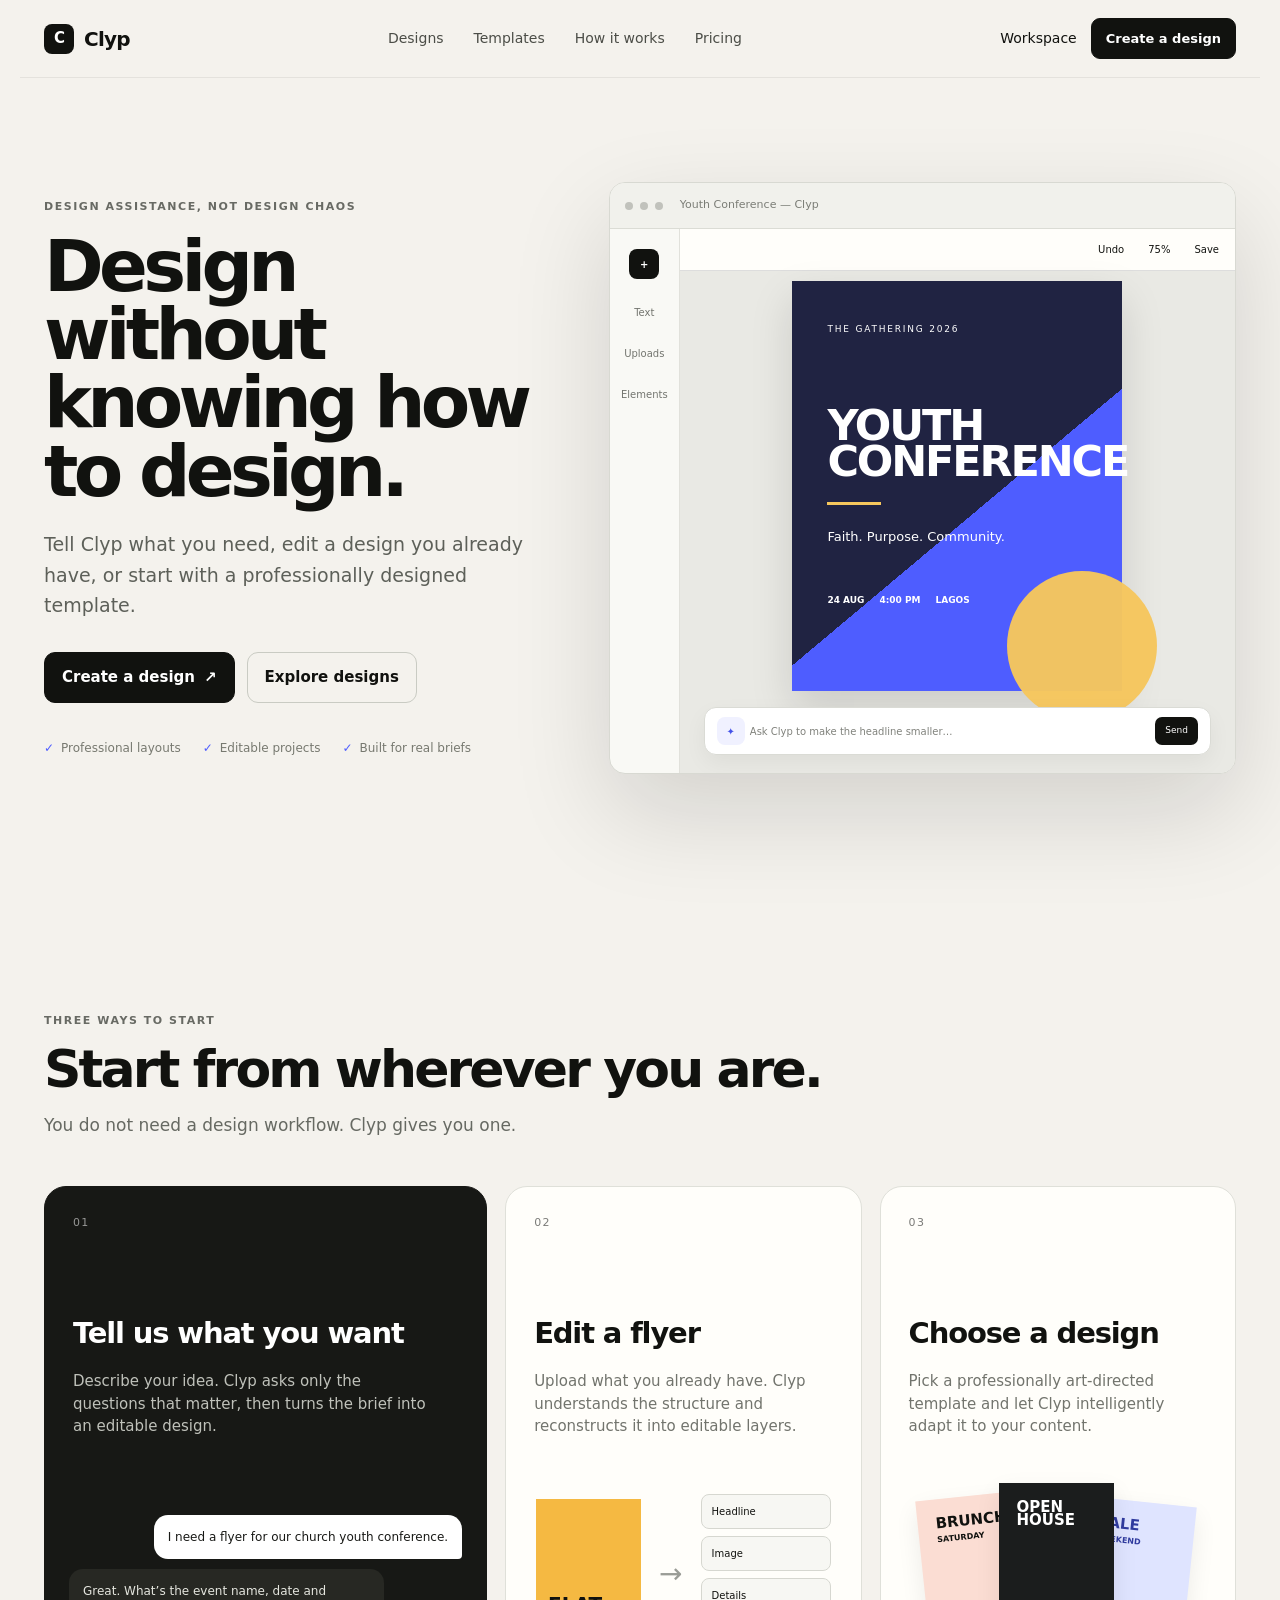
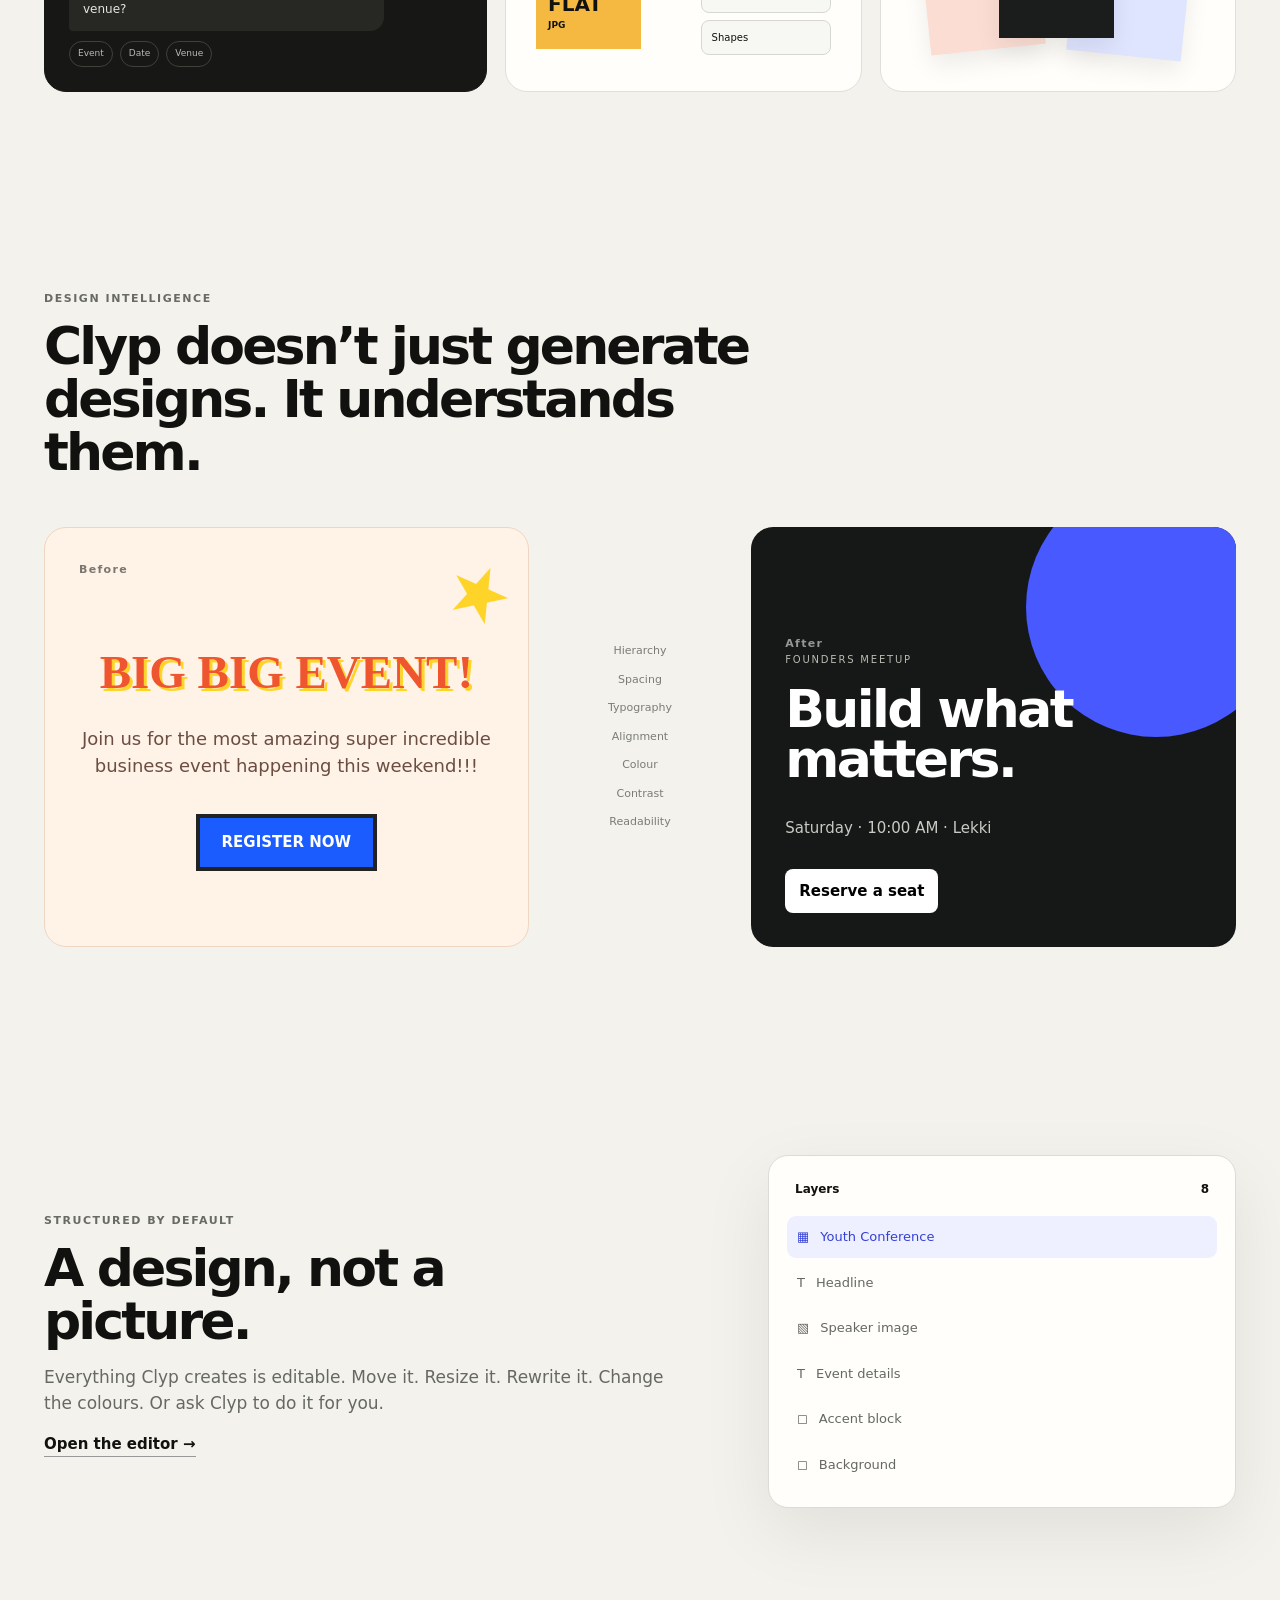
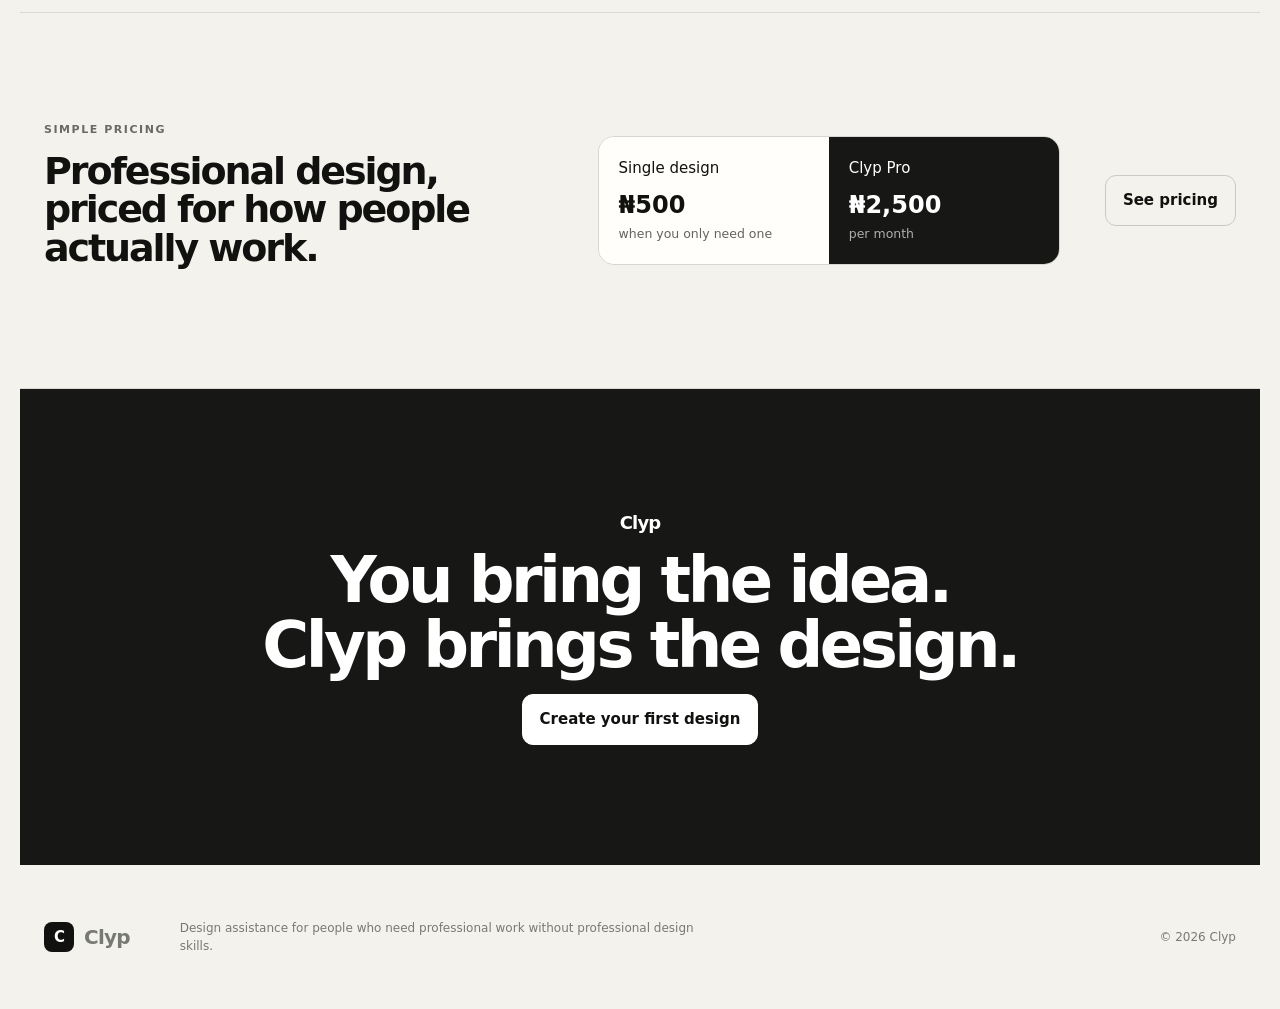
<file: index.html>
<!doctype html>
<html lang="en">
<head>
  <meta charset="utf-8" />
  <meta name="viewport" content="width=device-width, initial-scale=1" />
  <title>Clyp — Design without knowing how to design</title>
  <meta name="description" content="Tell Clyp what you need, edit a design you already have, or start with a professionally designed template." />
  <link rel="stylesheet" href="styles.css?v=5.2.0" />
</head>
<body class="site-page">
  <header class="site-header">
    <a class="brand" href="index.html" aria-label="Clyp home"><span class="brand-mark">C</span><span>Clyp</span></a>
    <nav class="site-nav" aria-label="Primary">
      <a href="#designs">Designs</a><a href="templates.html">Templates</a><a href="#how">How it works</a><a href="pricing.html">Pricing</a>
    </nav>
    <div class="header-actions"><a class="link-btn" href="app.html">Workspace</a><a class="button small" href="app.html">Create a design</a></div>
  </header>

  <main>
    <section class="hero section-shell">
      <div class="hero-copy">
        <div class="eyebrow">DESIGN ASSISTANCE, NOT DESIGN CHAOS</div>
        <h1>Design without knowing how to design.</h1>
        <p class="lead">Tell Clyp what you need, edit a design you already have, or start with a professionally designed template.</p>
        <div class="hero-actions"><a class="button" href="app.html">Create a design <span>↗</span></a><a class="button ghost" href="templates.html">Explore designs</a></div>
        <div class="trust-row"><span>Professional layouts</span><span>Editable projects</span><span>Built for real briefs</span></div>
      </div>
      <div class="hero-product" aria-label="Clyp editor preview">
        <div class="editor-window mini-editor">
          <div class="window-top"><span class="window-dot"></span><span class="window-dot"></span><span class="window-dot"></span><span class="window-title">Youth Conference — Clyp</span></div>
          <div class="mini-layout">
            <aside class="mini-side"><b>+</b><span>Text</span><span>Uploads</span><span>Elements</span></aside>
            <div class="mini-workspace">
              <div class="mini-toolbar"><span>Undo</span><span>75%</span><span>Save</span></div>
              <div class="poster-card">
                <div class="poster-kicker">THE GATHERING 2026</div>
                <div class="poster-title">YOUTH<br/>CONFERENCE</div>
                <div class="poster-rule"></div>
                <p>Faith. Purpose. Community.</p>
                <div class="poster-meta"><span>24 AUG</span><span>4:00 PM</span><span>LAGOS</span></div>
              </div>
              <div class="ask-bar"><span class="ask-dot">✦</span><span>Ask Clyp to make the headline smaller…</span><button>Send</button></div>
            </div>
          </div>
        </div>
      </div>
    </section>

    <section id="designs" class="section-shell trio-section">
      <div class="section-heading"><span class="kicker">THREE WAYS TO START</span><h2>Start from wherever you are.</h2><p>You do not need a design workflow. Clyp gives you one.</p></div>
      <div class="start-grid">
        <article class="start-panel dark-panel"><div class="panel-index">01</div><h3>Tell us what you want</h3><p>Describe your idea. Clyp asks only the questions that matter, then turns the brief into an editable design.</p><div class="chat-demo"><div class="bubble user">I need a flyer for our church youth conference.</div><div class="bubble ai">Great. What’s the event name, date and venue?</div><div class="brief-chip-row"><span>Event</span><span>Date</span><span>Venue</span></div></div></article>
        <article class="start-panel"><div class="panel-index">02</div><h3>Edit a flyer</h3><p>Upload what you already have. Clyp understands the structure and reconstructs it into editable layers.</p><div class="rebuild-demo"><div class="flat-flyer">FLAT<br/><small>JPG</small></div><div class="arrow-flow">→</div><div class="layer-stack"><span>Headline</span><span>Image</span><span>Details</span><span>Shapes</span></div></div></article>
        <article class="start-panel"><div class="panel-index">03</div><h3>Choose a design</h3><p>Pick a professionally art-directed template and let Clyp intelligently adapt it to your content.</p><div class="template-stack"><div class="temp a">BRUNCH<br/><small>SATURDAY</small></div><div class="temp b">OPEN<br/>HOUSE</div><div class="temp c">SALE<br/><small>WEEKEND</small></div></div></article>
      </div>
    </section>

    <section id="how" class="section-shell intelligence-section">
      <div class="section-heading narrow"><span class="kicker">DESIGN INTELLIGENCE</span><h2>Clyp doesn’t just generate designs. It understands them.</h2></div>
      <div class="before-after">
        <div class="design-sample bad"><div class="sample-label">Before</div><h4>BIG BIG EVENT!</h4><p>Join us for the most amazing super incredible business event happening this weekend!!!</p><button>REGISTER NOW</button><span class="floating-star">★</span></div>
        <div class="intelligence-list"><span>Hierarchy</span><span>Spacing</span><span>Typography</span><span>Alignment</span><span>Colour</span><span>Contrast</span><span>Readability</span></div>
        <div class="design-sample good"><div class="sample-label">After</div><span class="small-kicker">FOUNDERS MEETUP</span><h4>Build what matters.</h4><p>Saturday · 10:00 AM · Lekki</p><button>Reserve a seat</button></div>
      </div>
    </section>

    <section class="section-shell editable-section">
      <div class="editable-copy"><span class="kicker">STRUCTURED BY DEFAULT</span><h2>A design, not a picture.</h2><p>Everything Clyp creates is editable. Move it. Resize it. Rewrite it. Change the colours. Or ask Clyp to do it for you.</p><a class="text-link" href="app.html">Open the editor →</a></div>
      <div class="layers-card"><div class="layers-title"><span>Layers</span><span>8</span></div><div class="layer-row active"><span>▦</span> Youth Conference</div><div class="layer-row"><span>T</span> Headline</div><div class="layer-row"><span>▧</span> Speaker image</div><div class="layer-row"><span>T</span> Event details</div><div class="layer-row"><span>◻</span> Accent block</div><div class="layer-row"><span>◻</span> Background</div></div>
    </section>

    <section class="section-shell pricing-teaser">
      <div><span class="kicker">SIMPLE PRICING</span><h2>Professional design, priced for how people actually work.</h2></div>
      <div class="mini-price-grid"><div><span>Single design</span><strong>₦500</strong><small>when you only need one</small></div><div class="featured"><span>Clyp Pro</span><strong>₦2,500</strong><small>per month</small></div></div>
      <a class="button ghost" href="pricing.html">See pricing</a>
    </section>

    <section class="final-cta section-shell"><div class="brand-large">Clyp</div><h2>You bring the idea.<br/>Clyp brings the design.</h2><a class="button light" href="app.html">Create your first design</a></section>
  </main>

  <footer class="site-footer"><div class="brand"><span class="brand-mark">C</span><span>Clyp</span></div><p>Design assistance for people who need professional work without professional design skills.</p><span>© 2026 Clyp</span></footer>
  <script src="js/site.js?v=5.2.0"></script>
<script src="js/bootstrap.js?v=5.2.0"></script></body>
</html>
</file>
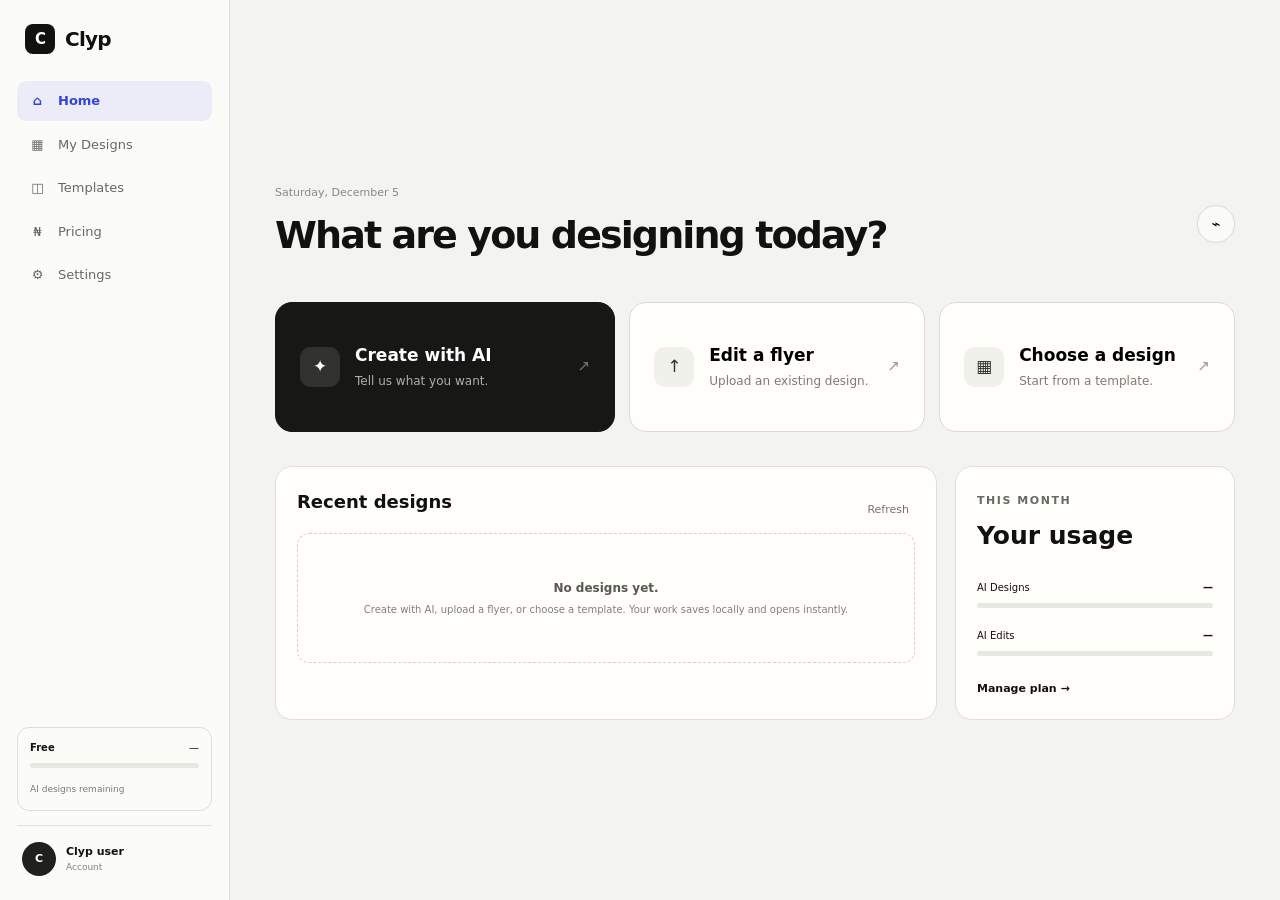
<file: app.html>
<!doctype html>
<html lang="en"><head><meta charset="utf-8"><meta name="viewport" content="width=device-width,initial-scale=1"><title>Clyp — Dashboard</title><link rel="stylesheet" href="styles.css?v=5.2.0"></head>
<body class="app-body"><aside class="app-sidebar"><a class="brand" href="index.html"><span class="brand-mark">C</span><span>Clyp</span></a><nav><a class="selected" href="app.html"><span>⌂</span>Home</a><a href="#recent"><span>▦</span>My Designs</a><a href="templates.html"><span>◫</span>Templates</a><a href="pricing.html"><span>₦</span>Pricing</a><a href="#settings"><span>⚙</span>Settings</a></nav><div class="sidebar-bottom"><div class="usage-mini"><div class="usage-top"><b id="sidePlan">Free</b><span id="sideUsage">—</span></div><div class="progress"><i id="sideProgress" style="width:0%"></i></div><small>AI designs remaining</small></div><div class="profile-mini"><div class="avatar" id="profileAvatar">C</div><div><strong id="profileName">Clyp user</strong><small>Account</small></div></div></div></aside>
<main class="dashboard"><header class="dash-header"><div><span class="muted" id="todayLabel"></span><h1>What are you designing today?</h1></div><button class="icon-btn" aria-label="Notifications">⌁</button></header>
<section class="action-grid"><button class="action-card primary-action" data-action="ai"><span class="action-icon">✦</span><div><strong>Create with AI</strong><p>Tell us what you want.</p></div><span class="arrow">↗</span></button><button class="action-card" data-action="upload"><span class="action-icon">↑</span><div><strong>Edit a flyer</strong><p>Upload an existing design.</p></div><span class="arrow">↗</span></button><button class="action-card" data-action="template"><span class="action-icon">▦</span><div><strong>Choose a design</strong><p>Start from a template.</p></div><span class="arrow">↗</span></button></section>
<section class="dashboard-row"><div class="recent-block" id="recent"><div class="row-title"><h2>Recent designs</h2><button class="text-btn" id="refreshProjects">Refresh</button></div><div class="recent-grid" id="recentProjects"></div></div><aside class="usage-card"><span class="kicker">THIS MONTH</span><h3>Your usage</h3><div class="usage-item"><div><span>AI Designs</span><strong id="designUsage">—</strong></div><div class="progress"><i id="designProgress" style="width:0%"></i></div></div><div class="usage-item"><div><span>AI Edits</span><strong id="editUsage">—</strong></div><div class="progress"><i id="editProgress" style="width:0%"></i></div></div><a href="pricing.html">Manage plan →</a></aside></section>
</main>
<div class="modal" id="createModal" aria-hidden="true"><div class="modal-card"><button class="modal-close" data-close>×</button><div id="modalContent"></div></div></div>
<input type="file" id="flyerUpload" accept="image/png,image/jpeg,application/pdf" hidden>
<script src="js/bootstrap.js?v=5.2.0"></script><script src="js/dashboard.js?v=5.2.0"></script></body></html>
</file>
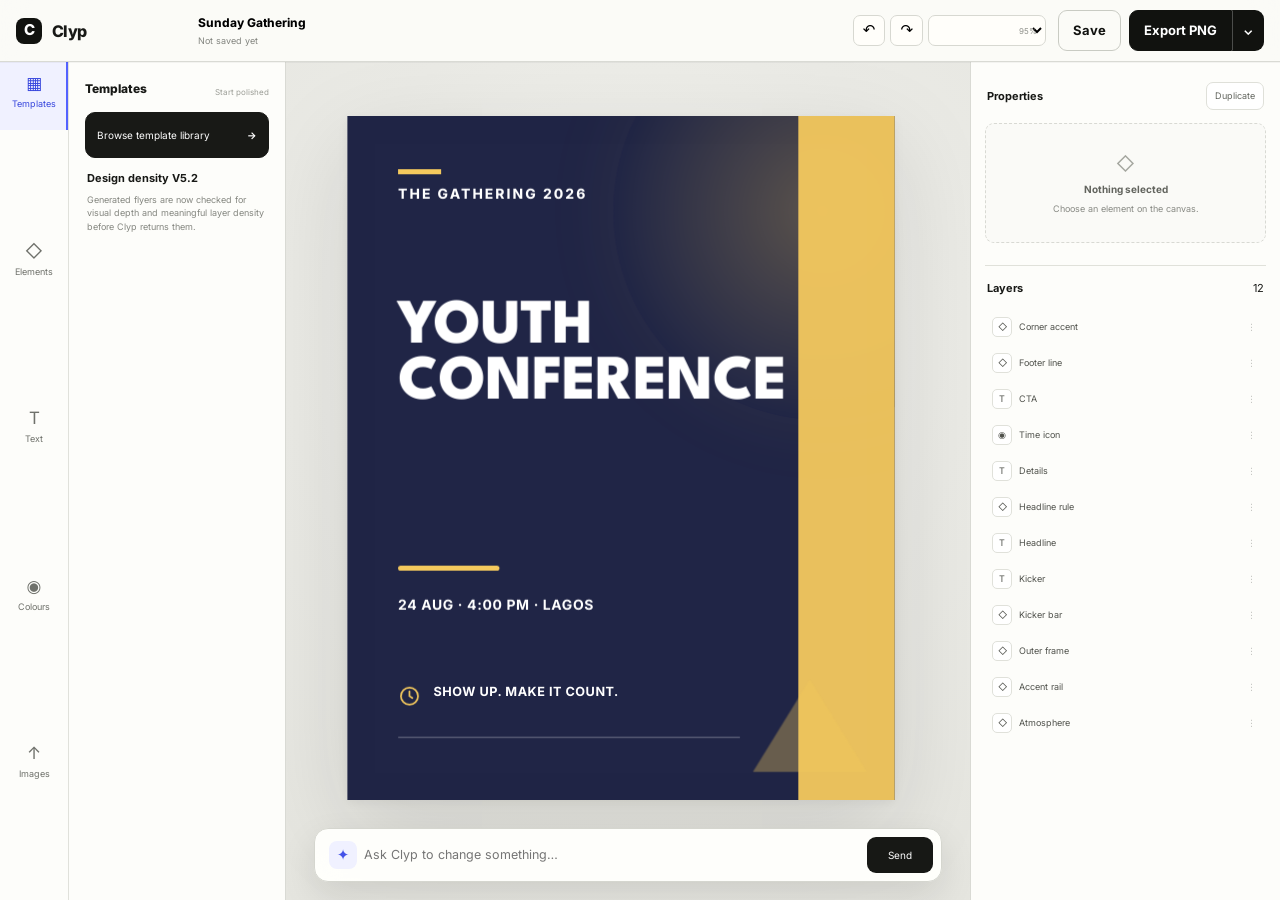
<file: editor.html>
<!doctype html>
<html lang="en">
<head>
  <meta charset="utf-8">
  <meta name="viewport" content="width=device-width,initial-scale=1,viewport-fit=cover">
  <meta name="theme-color" content="#f4f2ed">
  <title>Clyp Editor</title>
  <link rel="preconnect" href="https://fonts.googleapis.com">
  <link rel="preconnect" href="https://fonts.gstatic.com" crossorigin>
  <link id="clyp-core-fonts" href="https://fonts.googleapis.com/css2?family=Inter:wght@400;500;600;700;800;900&family=Manrope:wght@400;500;600;700;800&display=swap" rel="stylesheet">
  <link rel="stylesheet" href="styles.css?v=5.2.0">
</head>
<body class="editor-body">
  <header class="editor-topbar">
    <a class="brand compact" href="app.html" aria-label="Clyp workspace"><span class="brand-mark">C</span><span>Clyp</span></a>
    <div class="project-title">
      <input id="projectName" value="Untitled design" aria-label="Project name">
      <span id="saveStatus">Not saved yet</span>
    </div>
    <div class="toolbar-center" aria-label="Editor history and zoom">
      <button id="undoBtn" title="Undo" aria-label="Undo">↶</button>
      <button id="redoBtn" title="Redo" aria-label="Redo">↷</button>
      <div class="zoom-control">
        <select id="zoomSelect" aria-label="Zoom"><option>50%</option><option selected>75%</option><option>100%</option><option>125%</option></select>
        <span id="zoomValue">75%</span>
      </div>
    </div>
    <div class="top-actions">
      <button class="button ghost small mobile-props-btn" id="mobilePropsBtn" type="button">Properties</button>
      <button class="button ghost small" id="saveBtn" type="button">Save</button>
      <div class="export-control" id="exportControl">
        <button class="button small" id="exportBtn" type="button">Export PNG</button>
        <button class="button small export-chevron" id="exportMoreBtn" type="button" aria-label="More export options" aria-expanded="false">⌄</button>
        <div class="export-menu" id="exportMenu" hidden>
          <button type="button" data-export="png"><strong>PNG</strong><span>Best for social & graphics</span></button>
          <button type="button" data-export="jpg"><strong>JPG</strong><span>Smaller photographic file</span></button>
          <button type="button" data-export="json"><strong>Project JSON</strong><span>Editable Clyp backup</span></button>
        </div>
      </div>
    </div>
  </header>

  <div class="editor-shell">
    <aside class="editor-left" id="editorLeft" aria-label="Design tools">
      <button class="tool-tab active" data-panel="templates" type="button"><span>▦</span><em>Templates</em></button>
      <button class="tool-tab" data-panel="elements" type="button"><span>◇</span><em>Elements</em></button>
      <button class="tool-tab" data-panel="text" type="button"><span>T</span><em>Text</em></button>
      <button class="tool-tab" data-panel="colors" type="button"><span>◉</span><em>Colours</em></button>
      <button class="tool-tab" data-panel="uploads" type="button"><span>↑</span><em>Images</em></button>
      <div class="left-panel-content" id="leftPanel"></div>
    </aside>

    <main class="canvas-area">
      <div class="canvas-stage" id="canvasStage">
        <div class="design-canvas" id="designCanvas" tabindex="0" aria-label="Design canvas"></div>
      </div>
      <div class="ai-command">
        <span class="ask-dot">✦</span>
        <input id="aiCommand" autocomplete="off" placeholder="Ask Clyp to change something…" aria-label="Ask Clyp">
        <button id="aiSend" type="button">Send</button>
      </div>
    </main>

    <aside class="editor-right" id="editorRight" aria-label="Properties and layers">
      <div class="mobile-sheet-head"><strong>Properties</strong><button id="closePropsBtn" type="button" aria-label="Close properties">×</button></div>
      <div class="properties-head"><strong>Properties</strong><button id="duplicateBtn" type="button">Duplicate</button></div>

      <div class="property-empty" id="propertyEmpty"><span>◇</span><strong>Nothing selected</strong><small>Choose an element on the canvas.</small></div>

      <div class="properties" id="properties" hidden>
        <label>Position<div class="split-input"><input type="number" id="propX" aria-label="X position"><input type="number" id="propY" aria-label="Y position"></div></label>
        <label>Size<div class="split-input"><input type="number" id="propW" min="1" aria-label="Width"><input type="number" id="propH" min="1" aria-label="Height"></div></label>
        <label>Opacity<input type="range" id="propOpacity" min="0.02" max="1" step="0.01"></label>

        <label id="textContentLabel">Text<textarea id="propText" rows="3"></textarea></label>
        <label id="fontFamilyLabel">Typeface<select id="propFont"></select></label>
        <label id="fontWeightLabel">Weight<select id="propWeight"><option value="300">Light 300</option><option value="400">Regular 400</option><option value="500">Medium 500</option><option value="600">SemiBold 600</option><option value="700">Bold 700</option><option value="800">ExtraBold 800</option><option value="900">Black 900</option></select></label>
        <label id="fontSizeLabel">Font size<input type="number" id="propFontSize" min="6" max="260"></label>
        <label id="typeSpacingLabel">Type spacing<div class="split-input"><input type="number" id="propTracking" step="0.1" aria-label="Letter spacing"><input type="number" id="propLine" step="0.01" min="0.6" max="2.5" aria-label="Line height"></div></label>
        <label id="alignLabel">Alignment<select id="propAlign"><option value="left">Left</option><option value="center">Centre</option><option value="right">Right</option></select></label>

        <label id="iconKindLabel">Icon<select id="propIcon"></select></label>
        <label id="shapeKindLabel">Shape<select id="propKind"></select></label>
        <label id="fillTypeLabel">Fill<select id="propFill"><option value="solid">Solid</option><option value="linear">Linear gradient</option><option value="radial">Radial gradient</option></select></label>
        <label id="primaryColorLabel">Primary colour<input type="color" id="propColor"></label>
        <label id="secondColorLabel">Secondary / angle<div class="split-input gradient-input"><input type="color" id="propColor2"><input type="number" id="propGradientAngle" min="0" max="360" placeholder="135°"></div></label>
        <label id="strokeLabel">Border<div class="split-input gradient-input"><input type="color" id="propStrokeColor"><input type="number" id="propStrokeWidth" min="0" max="20" step="0.5" placeholder="0"></div></label>
        <label id="shadowLabel">Shadow<div class="split-input"><input type="number" id="propShadowOpacity" min="0" max="0.9" step="0.05" placeholder="0"><input type="number" id="propShadowBlur" min="0" max="120" placeholder="24"></div></label>

        <label id="imageFitLabel">Image fit<select id="propImageFit"><option value="cover">Cover frame</option><option value="contain">Fit inside</option></select></label>
        <label id="imageBlendLabel">Blend<select id="propBlend"><option value="normal">Normal</option><option value="multiply">Multiply</option><option value="screen">Screen</option><option value="overlay">Overlay</option><option value="soft-light">Soft light</option></select></label>
        <label id="imageMaskLabel">Edge treatment<select id="propMask"><option value="none">None</option><option value="fade-bottom">Fade bottom</option><option value="fade-left">Fade left</option><option value="fade-right">Fade right</option><option value="soft-ellipse">Soft ellipse</option></select></label>
        <label id="imageGradeLabel">Image grade<div class="grade-grid"><span>Brightness<input type="range" id="propBrightness" min="0.35" max="1.8" step="0.01"></span><span>Contrast<input type="range" id="propContrast" min="0.35" max="1.8" step="0.01"></span><span>Saturation<input type="range" id="propSaturation" min="0" max="1.8" step="0.01"></span></div></label>
        <label id="imageRadiusLabel">Corner radius<input type="number" id="propImageRadius" min="0" max="200"></label>
        <button class="button ghost small image-auto-button" id="autoBlendBtn" type="button">✦ Auto blend image</button>

        <button class="danger-link" id="deleteBtn" type="button">Delete element</button>
      </div>

      <div class="layers-section">
        <div class="properties-head"><strong>Layers</strong><span id="layerCount">0</span></div>
        <div id="layerList"></div>
      </div>
    </aside>
  </div>

  <input type="file" id="localImageInput" accept="image/png,image/jpeg,image/webp,image/gif" multiple hidden>
  <div class="toast" id="toast" role="status" aria-live="polite"></div>

  <script src="js/bootstrap.js?v=5.2.0"></script>
  <script src="js/editor.js?v=5.2.0"></script>
</body>
</html>
</file>
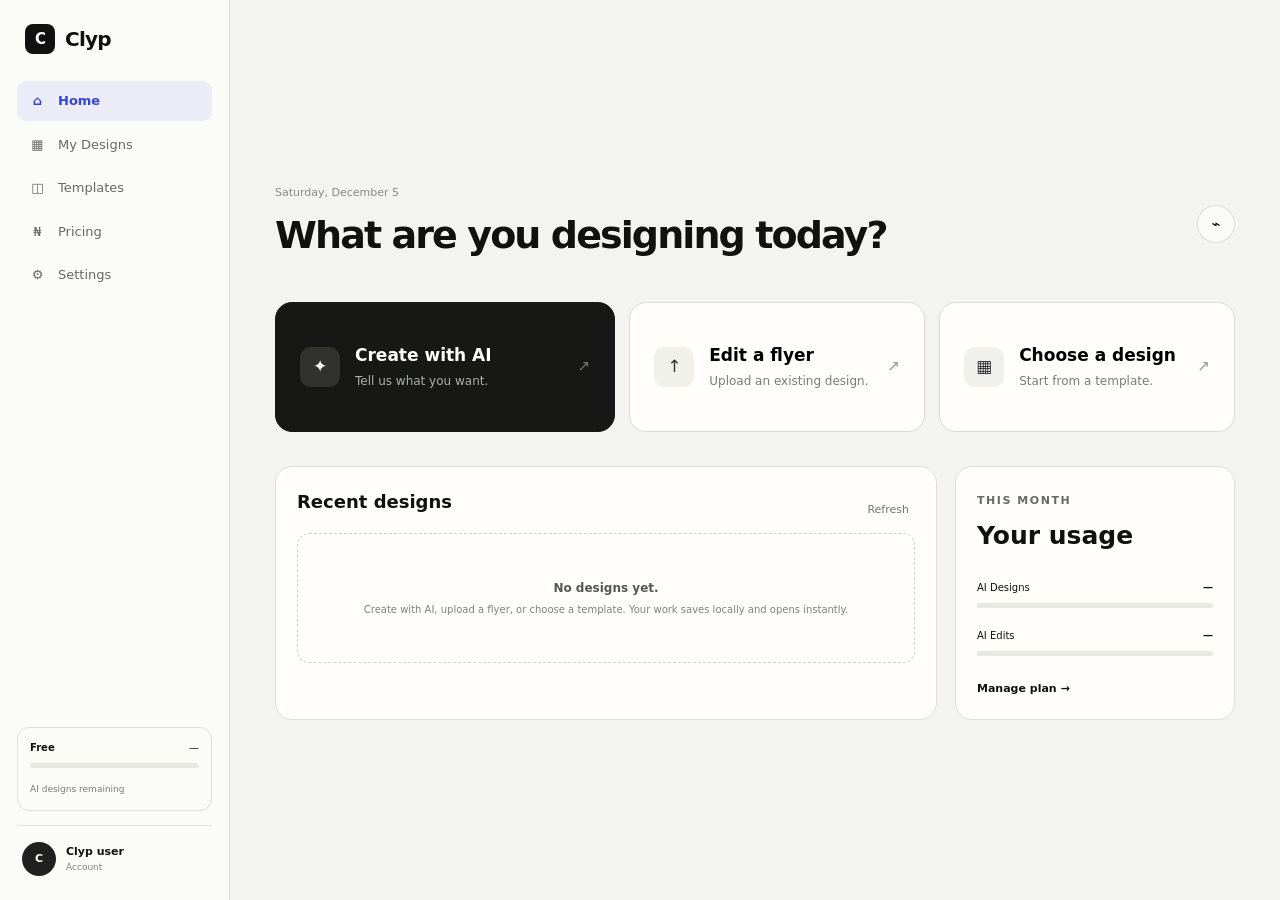
<file: login.html>
<!doctype html><html><head><meta charset="utf-8"><meta http-equiv="refresh" content="0;url=app.html"><title>Clyp Workspace</title></head><body><p>Opening Clyp workspace… <a href="app.html">Continue</a></p></body></html>
</file>
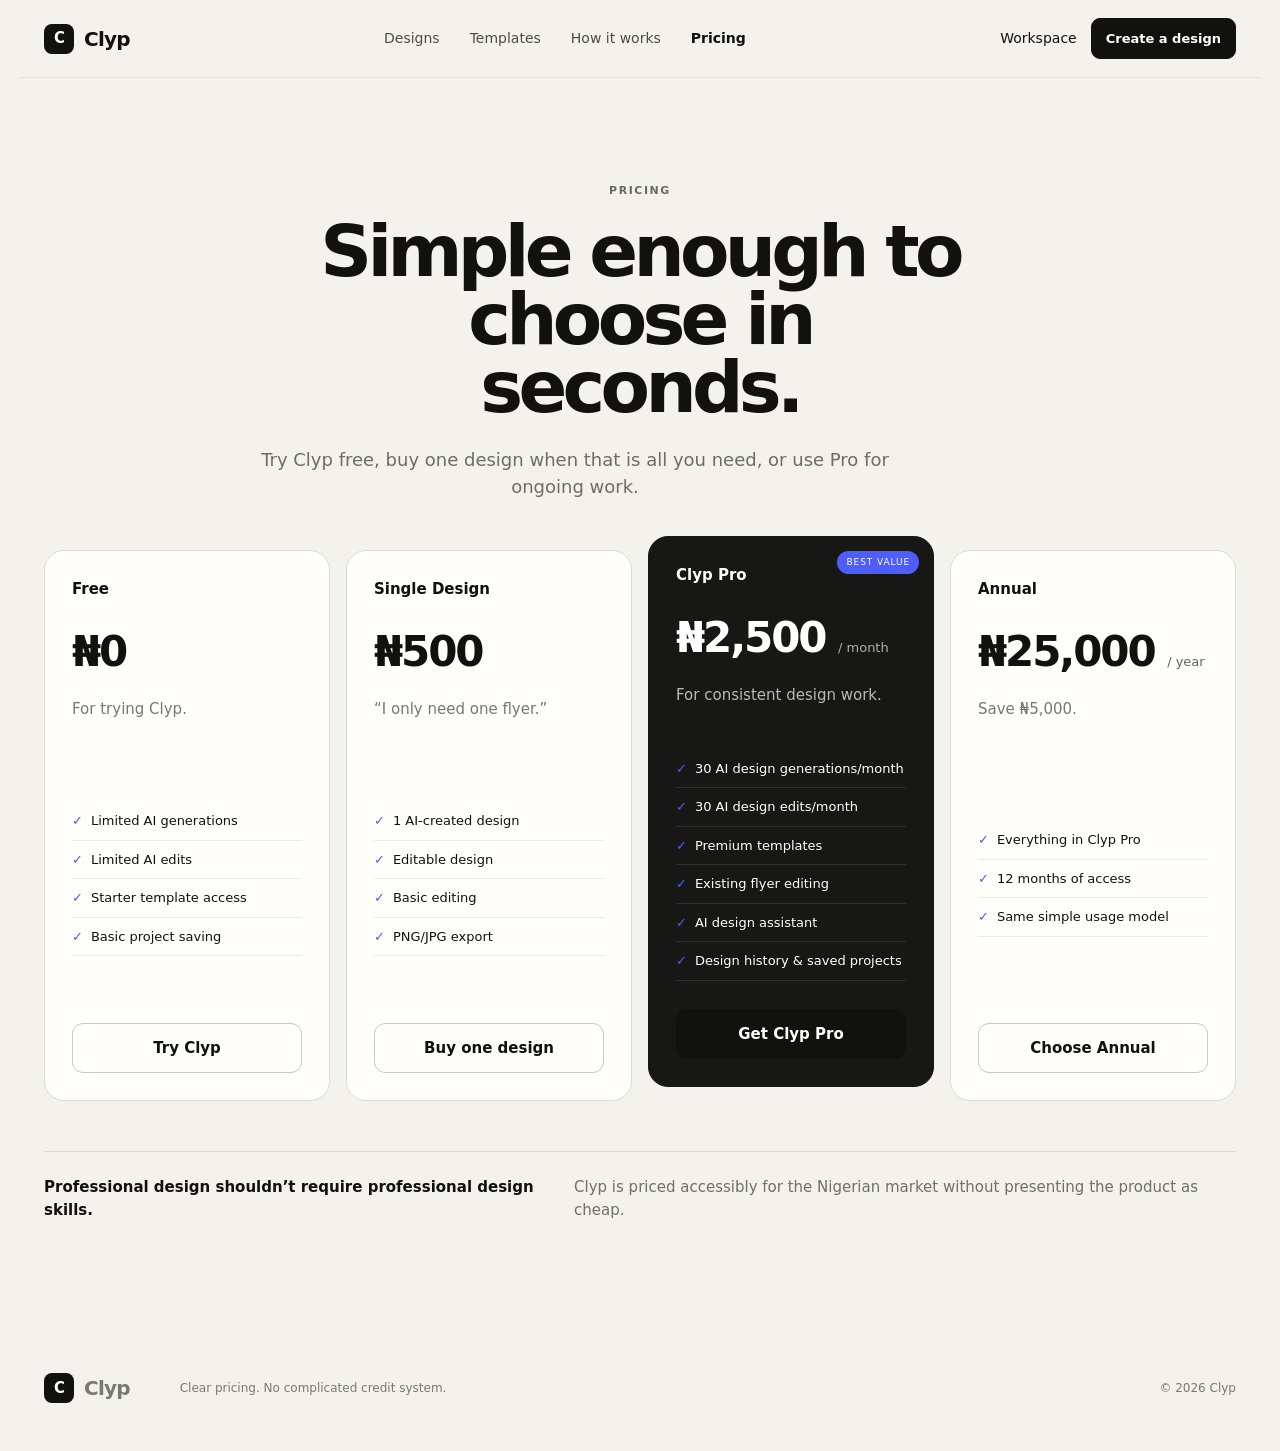
<file: pricing.html>
<!doctype html>
<html lang="en"><head><meta charset="utf-8"><meta name="viewport" content="width=device-width,initial-scale=1"><title>Pricing — Clyp</title><link rel="stylesheet" href="styles.css?v=5.2.0"></head>
<body class="site-page"><header class="site-header"><a class="brand" href="index.html"><span class="brand-mark">C</span><span>Clyp</span></a><nav class="site-nav"><a href="index.html#designs">Designs</a><a href="templates.html">Templates</a><a href="index.html#how">How it works</a><a class="active-link" href="pricing.html">Pricing</a></nav><div class="header-actions"><a class="link-btn" href="app.html">Workspace</a><a class="button small" href="app.html">Create a design</a></div></header>
<main class="pricing-page section-shell"><div class="page-intro centered"><span class="kicker">PRICING</span><h1>Simple enough to choose in seconds.</h1><p>Try Clyp free, buy one design when that is all you need, or use Pro for ongoing work.</p></div>
<div class="pricing-grid"><article class="price-card"><div><span class="plan-name">Free</span><div class="price">₦0</div><p>For trying Clyp.</p></div><ul><li>Limited AI generations</li><li>Limited AI edits</li><li>Starter template access</li><li>Basic project saving</li></ul><a class="button ghost full" href="app.html">Try Clyp</a></article>
<article class="price-card"><div><span class="plan-name">Single Design</span><div class="price">₦500</div><p>“I only need one flyer.”</p></div><ul><li>1 AI-created design</li><li>Editable design</li><li>Basic editing</li><li>PNG/JPG export</li></ul><button class="button ghost full" data-checkout="single">Buy one design</button></article>
<article class="price-card pro"><div class="best-value">Best value</div><div><span class="plan-name">Clyp Pro</span><div class="price">₦2,500 <small>/ month</small></div><p>For consistent design work.</p></div><ul><li>30 AI design generations/month</li><li>30 AI design edits/month</li><li>Premium templates</li><li>Existing flyer editing</li><li>AI design assistant</li><li>Design history & saved projects</li></ul><button class="button full" data-checkout="pro_monthly">Get Clyp Pro</button></article>
<article class="price-card annual"><div><span class="plan-name">Annual</span><div class="price">₦25,000 <small>/ year</small></div><p>Save ₦5,000.</p></div><ul><li>Everything in Clyp Pro</li><li>12 months of access</li><li>Same simple usage model</li></ul><button class="button ghost full" data-checkout="pro_annual">Choose Annual</button></article></div>
<div class="pricing-note"><strong>Professional design shouldn’t require professional design skills.</strong><span>Clyp is priced accessibly for the Nigerian market without presenting the product as cheap.</span></div></main>
<footer class="site-footer"><div class="brand"><span class="brand-mark">C</span><span>Clyp</span></div><p>Clear pricing. No complicated credit system.</p><span>© 2026 Clyp</span></footer><script src="js/pricing.js?v=5.2.0"></script><script src="js/bootstrap.js?v=5.2.0"></script></body></html>
</file>
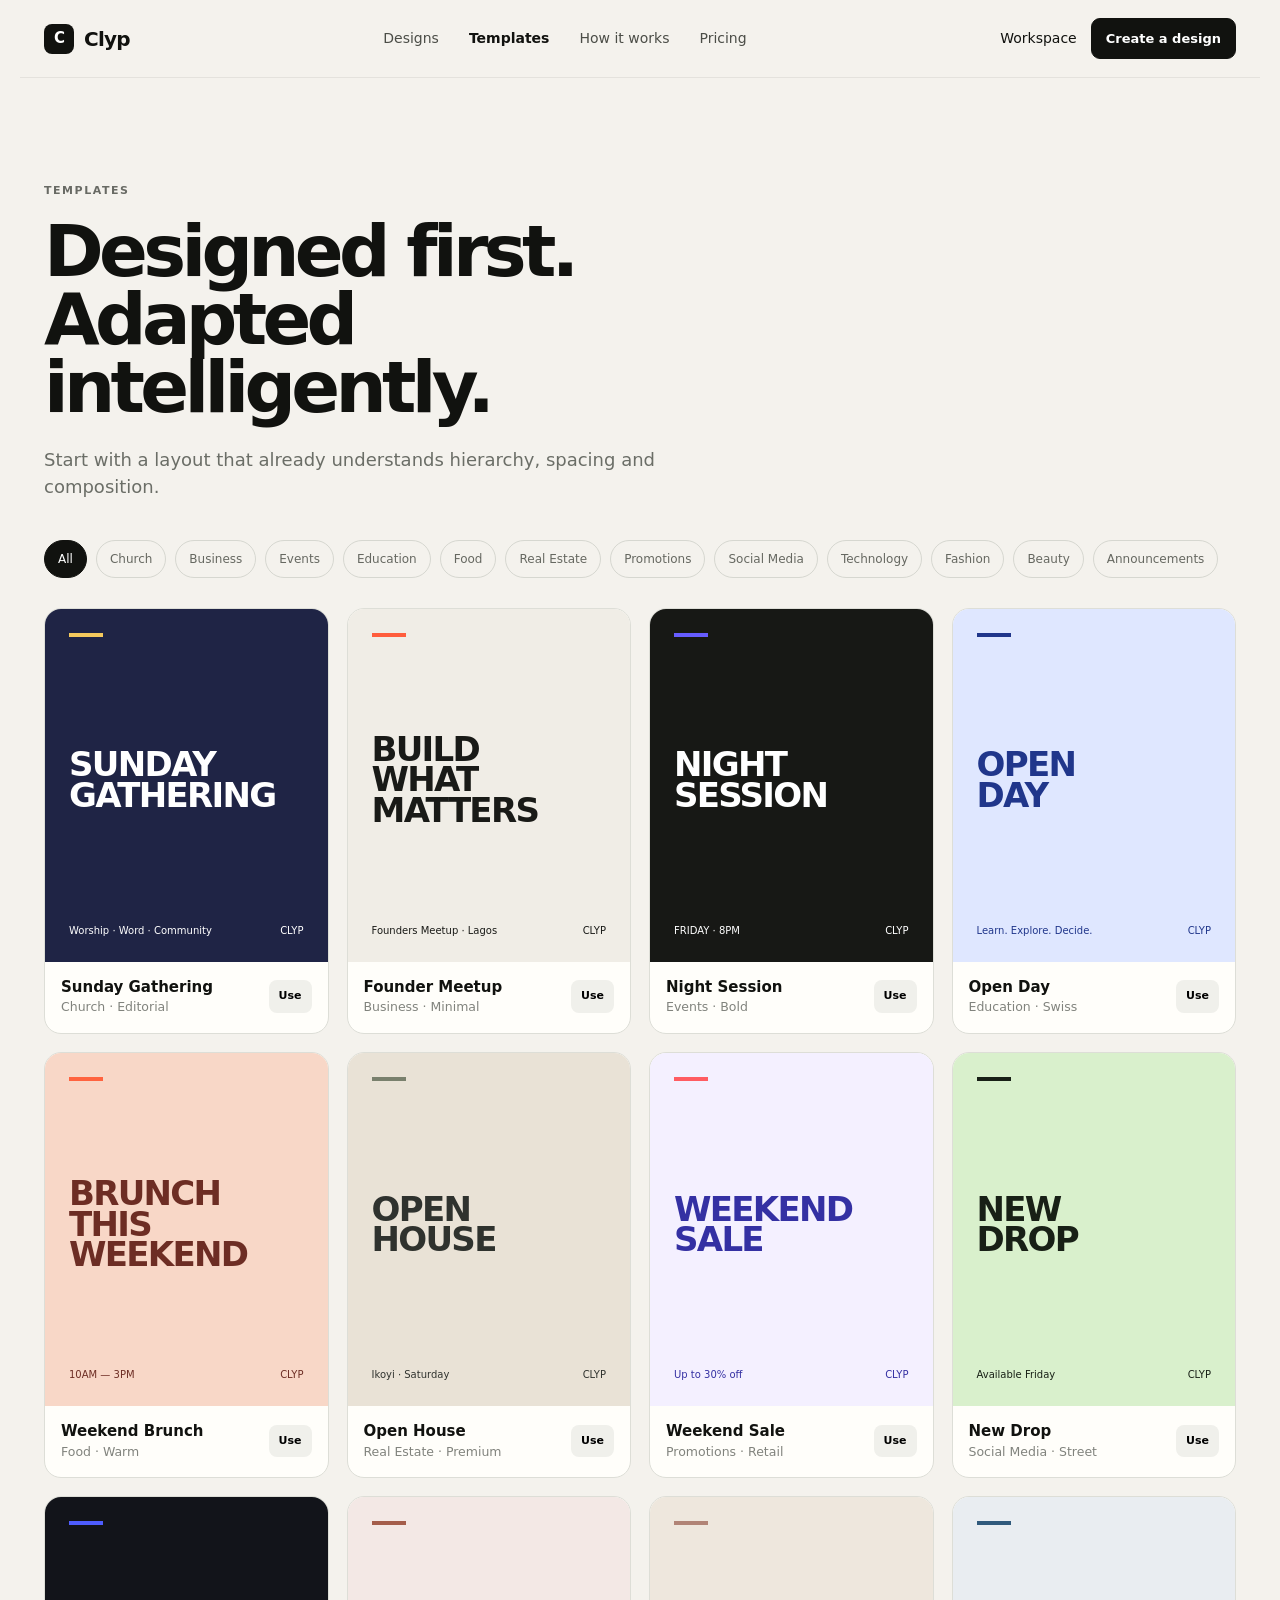
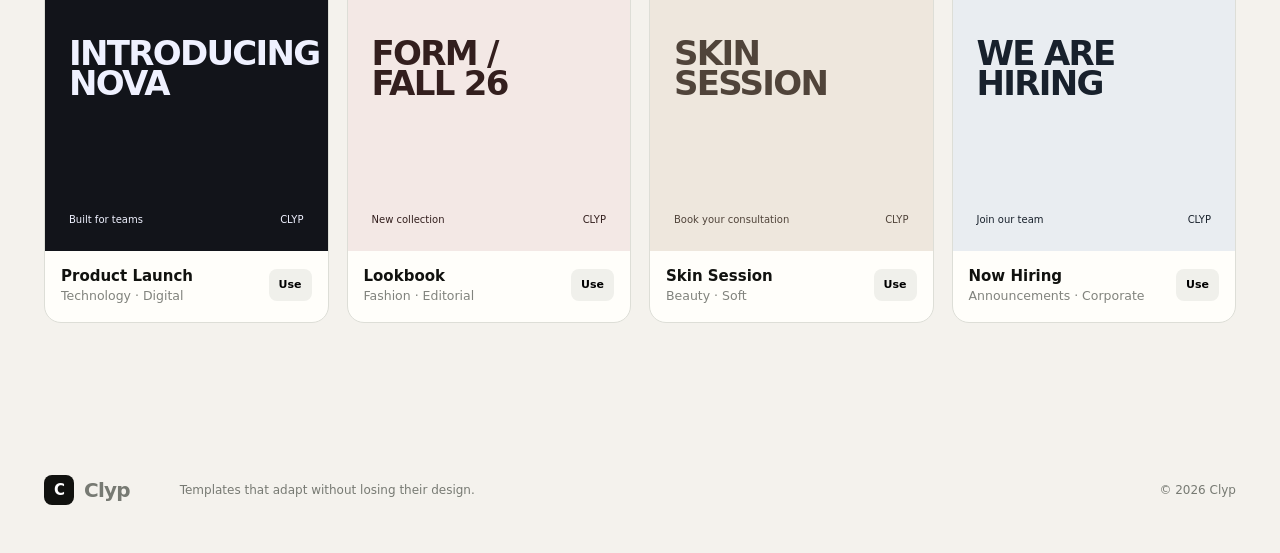
<file: templates.html>
<!doctype html>
<html lang="en"><head><meta charset="utf-8"><meta name="viewport" content="width=device-width,initial-scale=1"><title>Templates — Clyp</title><link rel="stylesheet" href="styles.css?v=5.2.0"></head>
<body class="site-page"><header class="site-header"><a class="brand" href="index.html"><span class="brand-mark">C</span><span>Clyp</span></a><nav class="site-nav"><a href="index.html#designs">Designs</a><a class="active-link" href="templates.html">Templates</a><a href="index.html#how">How it works</a><a href="pricing.html">Pricing</a></nav><div class="header-actions"><a class="link-btn" href="app.html">Workspace</a><a class="button small" href="app.html">Create a design</a></div></header>
<main class="template-page section-shell"><div class="page-intro"><span class="kicker">TEMPLATES</span><h1>Designed first. Adapted intelligently.</h1><p>Start with a layout that already understands hierarchy, spacing and composition.</p></div><div class="filter-row" id="templateFilters"></div><div class="template-gallery" id="templateGallery"></div></main>
<footer class="site-footer"><div class="brand"><span class="brand-mark">C</span><span>Clyp</span></div><p>Templates that adapt without losing their design.</p><span>© 2026 Clyp</span></footer><script src="js/templates.js?v=5.2.0"></script><script src="js/bootstrap.js?v=5.2.0"></script></body></html>
</file>
<file: styles.css>
:root{--bg:#f4f2ed;--paper:#fffefa;--ink:#11120f;--muted:#74766f;--line:#dedfd8;--accent:#4e5dff;--accent-dark:#313fd8;--dark:#161714;--radius:18px;--shadow:0 24px 70px rgba(17,18,15,.08)}*{box-sizing:border-box}html{scroll-behavior:smooth}body{margin:0;font-family:Inter,ui-sans-serif,system-ui,-apple-system,BlinkMacSystemFont,"Segoe UI",sans-serif;color:var(--ink);background:var(--bg);font-size:15px;line-height:1.5}button,input,textarea,select{font:inherit}a{color:inherit;text-decoration:none}button{cursor:pointer}.site-header{height:78px;display:flex;align-items:center;justify-content:space-between;max-width:1240px;margin:0 auto;padding:0 24px;border-bottom:1px solid rgba(17,18,15,.07)}.brand{display:inline-flex;align-items:center;gap:10px;font-weight:800;font-size:20px;letter-spacing:-.04em}.brand-mark{width:30px;height:30px;border-radius:8px;background:var(--ink);color:white;display:grid;place-items:center;font-size:15px}.site-nav{display:flex;gap:30px;color:#4b4d47;font-size:14px}.site-nav a:hover,.active-link{color:var(--ink);font-weight:650}.header-actions{display:flex;align-items:center;gap:14px}.link-btn{font-size:14px}.button{display:inline-flex;align-items:center;justify-content:center;gap:9px;background:var(--ink);color:white;border:1px solid var(--ink);border-radius:11px;padding:13px 17px;font-weight:700;transition:.2s ease}.button:hover{transform:translateY(-1px);box-shadow:0 8px 20px rgba(17,18,15,.15)}.button.small{padding:10px 14px;font-size:13px;border-radius:9px}.button.ghost{background:transparent;color:var(--ink);border-color:#c9cbc3}.button.light{background:white;color:var(--ink);border-color:white}.button.full{width:100%}.section-shell{max-width:1240px;margin:0 auto;padding:104px 24px}.hero{display:grid;grid-template-columns:.88fr 1.12fr;min-height:730px;align-items:center;gap:72px}.eyebrow,.kicker{font-size:11px;letter-spacing:.14em;font-weight:800;color:#686a64}.hero h1,.page-intro h1{font-size:72px;line-height:.95;letter-spacing:-.065em;margin:16px 0 24px;max-width:650px}.lead{font-size:19px;line-height:1.6;color:#5d6059;max-width:570px}.hero-actions{display:flex;gap:12px;margin-top:32px}.trust-row{display:flex;gap:22px;margin-top:36px;color:#777970;font-size:12px}.trust-row span:before{content:"✓";margin-right:7px;color:var(--accent)}.hero-product{position:relative}.editor-window{background:#f9f9f5;border:1px solid #d8d9d2;border-radius:16px;box-shadow:0 38px 100px rgba(16,17,15,.14);overflow:hidden}.window-top{height:46px;display:flex;align-items:center;gap:7px;padding:0 15px;background:#f1f1ec;border-bottom:1px solid #dbdcd5}.window-dot{width:8px;height:8px;border-radius:50%;background:#c1c2bc}.window-title{margin-left:10px;font-size:11px;color:#7b7d76}.mini-layout{display:grid;grid-template-columns:70px 1fr;min-height:520px}.mini-side{border-right:1px solid #e1e1db;padding:20px 10px;display:flex;align-items:center;flex-direction:column;gap:26px;color:#73756f;font-size:10px}.mini-side b{background:var(--ink);color:white;width:30px;height:30px;display:grid;place-items:center;border-radius:8px}.mini-workspace{position:relative;background:#e9e9e4;padding:52px 30px 82px}.mini-toolbar{position:absolute;left:0;top:0;right:0;height:42px;background:#fffefa;border-bottom:1px solid #ddd;display:flex;justify-content:flex-end;gap:24px;align-items:center;padding:0 16px;font-size:10px}.poster-card{width:330px;height:410px;margin:auto;background:#1f2240;color:white;padding:42px 35px;position:relative;box-shadow:0 18px 40px rgba(0,0,0,.13);background-image:linear-gradient(140deg,#202342 0%,#202342 56%,#4e5dff 56%,#4e5dff 100%)}.poster-card:after{content:"";position:absolute;width:150px;height:150px;border-radius:50%;background:#f6c75d;right:-35px;bottom:-30px;opacity:.97}.poster-kicker{font-size:9px;letter-spacing:.2em}.poster-title{font-size:43px;line-height:.85;font-weight:850;letter-spacing:-.05em;margin-top:70px}.poster-rule{width:54px;height:3px;background:#f6c75d;margin:22px 0}.poster-card p{font-size:13px}.poster-meta{display:flex;gap:15px;font-size:9px;font-weight:700;margin-top:48px;position:relative;z-index:2}.ask-bar{position:absolute;left:24px;right:24px;bottom:18px;background:white;border:1px solid #dadbd5;border-radius:12px;height:48px;display:flex;align-items:center;padding:0 12px;font-size:10px;color:#80827c;box-shadow:0 8px 22px rgba(0,0,0,.05)}.ask-dot{width:26px;height:26px;border-radius:8px;background:#eeefff;color:var(--accent);display:grid;place-items:center;margin-right:10px}.ask-bar button{margin-left:auto;border:0;background:var(--ink);color:white;border-radius:7px;padding:7px 10px;font-size:9px}.trio-section{padding-top:130px}.section-heading{max-width:780px;margin-bottom:48px}.section-heading.narrow{max-width:800px}.section-heading h2,.editable-copy h2,.pricing-teaser h2,.final-cta h2{font-size:52px;line-height:1.02;letter-spacing:-.055em;margin:12px 0 16px}.section-heading p,.editable-copy p{color:#666962;font-size:17px}.start-grid{display:grid;grid-template-columns:1.15fr .925fr .925fr;gap:18px}.start-panel{min-height:490px;background:var(--paper);border:1px solid #dfe0d9;border-radius:22px;padding:28px;overflow:hidden;position:relative}.dark-panel{background:#171815;color:white;border-color:#171815}.panel-index{font-size:11px;letter-spacing:.12em;opacity:.55}.start-panel h3{font-size:29px;letter-spacing:-.04em;margin:80px 0 10px}.start-panel p{color:#72746d;max-width:360px}.dark-panel p{color:#bfc1ba}.chat-demo{position:absolute;left:24px;right:24px;bottom:24px;display:flex;flex-direction:column;gap:10px}.bubble{max-width:80%;padding:13px 14px;border-radius:14px;font-size:12px}.bubble.user{align-self:flex-end;background:#fff;color:#181916;border-bottom-right-radius:4px}.bubble.ai{background:#272823;color:#e5e6df;border-bottom-left-radius:4px}.brief-chip-row{display:flex;gap:7px}.brief-chip-row span{font-size:9px;border:1px solid #40413b;border-radius:20px;padding:5px 8px;color:#b9bab4}.rebuild-demo{display:flex;align-items:center;justify-content:center;gap:18px;margin-top:56px}.flat-flyer{width:105px;height:150px;background:#f5b942;padding:20px 12px;font-size:20px;font-weight:900;line-height:.9;display:flex;flex-direction:column;justify-content:flex-end}.flat-flyer small{font-size:9px;margin-top:8px}.arrow-flow{font-size:28px;color:#9a9c96}.layer-stack{width:130px;display:flex;flex-direction:column;gap:7px}.layer-stack span{border:1px solid #d6d7d0;background:#f7f7f3;border-radius:8px;padding:9px 10px;font-size:10px}.template-stack{position:relative;height:180px;margin-top:45px}.temp{position:absolute;width:115px;height:155px;padding:18px;font-weight:900;line-height:.9;box-shadow:0 10px 24px rgba(0,0,0,.08)}.temp small{font-size:8px}.temp.a{background:#fbddd3;left:14px;top:12px;transform:rotate(-6deg)}.temp.b{background:#1b1d1d;color:white;left:90px;top:0;z-index:2}.temp.c{background:#dfe4ff;color:#303b9f;left:165px;top:18px;transform:rotate(6deg)}.intelligence-section{padding-top:90px}.before-after{display:grid;grid-template-columns:1fr .36fr 1fr;gap:24px;align-items:center}.design-sample{min-height:420px;border-radius:22px;padding:34px;position:relative;overflow:hidden}.design-sample.bad{background:#fff2e7;border:1px solid #efd6c3}.design-sample.bad h4{font-family:Georgia,serif;font-size:47px;color:#ef552f;text-align:center;margin:58px 0 10px;text-shadow:3px 3px 0 #ffd429}.design-sample.bad p{text-align:center;color:#6b4d42;font-size:18px}.design-sample.bad button{display:block;margin:35px auto 0;background:#1b5cff;color:white;border:4px solid #222;padding:13px 22px;font-weight:900}.floating-star{position:absolute;font-size:74px;color:#ffd429;right:15px;top:10px;transform:rotate(24deg)}.sample-label{font-size:11px;font-weight:800;letter-spacing:.12em;opacity:.55}.design-sample.good{background:#151816;color:white;display:flex;flex-direction:column;justify-content:flex-end}.design-sample.good:before{content:"";position:absolute;width:260px;height:260px;border-radius:50%;background:#4859ff;right:-50px;top:-50px}.small-kicker{position:relative;font-size:10px;letter-spacing:.18em;color:#b7bbb1}.design-sample.good h4{position:relative;font-size:52px;line-height:.95;letter-spacing:-.05em;margin:18px 0}.design-sample.good p{position:relative;color:#c9cbc5}.design-sample.good button{position:relative;align-self:flex-start;background:white;border:0;border-radius:8px;padding:11px 14px;margin-top:14px;font-weight:750}.intelligence-list{display:flex;flex-direction:column;gap:12px;text-align:center;color:#7a7c76;font-size:11px}.editable-section{display:grid;grid-template-columns:1fr .75fr;gap:100px;align-items:center}.editable-copy{max-width:620px}.text-link{font-weight:750;border-bottom:1px solid #999;padding-bottom:3px}.layers-card{background:var(--paper);border:1px solid #dbdcd5;border-radius:20px;padding:18px;box-shadow:var(--shadow)}.layers-title,.layer-row{display:flex;align-items:center;justify-content:space-between}.layers-title{font-size:12px;font-weight:800;padding:6px 8px 14px}.layer-row{justify-content:flex-start;gap:11px;border-radius:9px;padding:11px 10px;margin:4px 0;color:#656861;font-size:13px}.layer-row.active{background:#eeefff;color:#3341d6}.pricing-teaser{border-top:1px solid #d9dad4;border-bottom:1px solid #d9dad4;display:grid;grid-template-columns:1.1fr 1fr auto;gap:45px;align-items:center}.pricing-teaser h2{font-size:38px}.mini-price-grid{display:grid;grid-template-columns:1fr 1fr;border:1px solid #d6d7d1;border-radius:16px;overflow:hidden}.mini-price-grid>div{padding:20px;display:flex;flex-direction:column;background:#fffefa}.mini-price-grid .featured{background:#171815;color:white}.mini-price-grid strong{font-size:24px;margin:8px 0 2px}.mini-price-grid small{opacity:.65}.final-cta{background:#171815;color:white;max-width:none;text-align:center;padding:120px 24px}.final-cta h2{font-size:64px}.brand-large{font-size:18px;font-weight:900;letter-spacing:-.05em}.site-footer{max-width:1240px;margin:0 auto;padding:42px 24px;display:grid;grid-template-columns:auto 1fr auto;gap:50px;align-items:center;color:#777a73;font-size:12px}.site-footer p{max-width:550px}.page-intro{padding-top:20px;margin-bottom:40px}.page-intro.centered{text-align:center;max-width:780px;margin:0 auto 50px}.page-intro.centered h1{margin-left:auto;margin-right:auto}.page-intro p{font-size:18px;color:#6b6e67;max-width:650px}.template-page,.pricing-page{padding-top:80px}.filter-row{display:flex;flex-wrap:wrap;gap:9px;margin-bottom:30px}.filter-chip{border:1px solid #d6d7d0;background:transparent;border-radius:30px;padding:9px 13px;font-size:12px;color:#666861}.filter-chip.active{background:var(--ink);color:white;border-color:var(--ink)}.template-gallery{display:grid;grid-template-columns:repeat(4,1fr);gap:18px}.template-card{background:#fffefa;border:1px solid #ddded7;border-radius:17px;overflow:hidden;transition:.2s}.template-card:hover{transform:translateY(-3px);box-shadow:0 20px 50px rgba(17,18,15,.08)}.template-preview{aspect-ratio:4/5;padding:24px;display:flex;flex-direction:column;justify-content:space-between;position:relative}.template-preview h3{font-size:34px;line-height:.9;letter-spacing:-.05em;margin:0}.template-preview .preview-foot{display:flex;justify-content:space-between;align-items:flex-end;font-size:10px}.template-meta{padding:14px 16px 16px;display:flex;justify-content:space-between;align-items:center}.template-meta div{display:flex;flex-direction:column}.template-meta small{color:#81837d}.template-meta button{border:0;background:#f0f0eb;border-radius:8px;padding:8px 10px;font-size:11px;font-weight:700}.pricing-grid{display:grid;grid-template-columns:repeat(4,1fr);gap:16px;align-items:stretch}.price-card{background:#fffefa;border:1px solid #dbdcd5;border-radius:20px;padding:27px;display:flex;flex-direction:column;justify-content:space-between;min-height:500px;position:relative}.price-card.pro{background:#171815;color:white;border-color:#171815;transform:translateY(-14px)}.best-value{position:absolute;top:14px;right:14px;background:#4e5dff;padding:5px 9px;border-radius:20px;font-size:9px;text-transform:uppercase;letter-spacing:.1em}.plan-name{font-weight:800}.price{font-size:42px;letter-spacing:-.05em;font-weight:850;margin-top:20px}.price small{font-size:13px;letter-spacing:0;font-weight:500;opacity:.65}.price-card p{color:#777970}.price-card.pro p{color:#b8bab4}.price-card ul{list-style:none;padding:0;margin:28px 0}.price-card li{padding:9px 0;border-bottom:1px solid #ecece6;font-size:13px}.price-card.pro li{border-color:#2f302d}.price-card li:before{content:"✓";margin-right:8px;color:var(--accent)}.pricing-note{margin-top:50px;border-top:1px solid #d8d9d2;padding-top:24px;display:flex;justify-content:space-between;color:#6e706a}.pricing-note strong{color:var(--ink)}.auth-page{min-height:100vh;background:#f3f1ec;padding:30px}.auth-brand{position:absolute;left:34px;top:32px}.auth-shell{min-height:calc(100vh - 60px);display:grid;grid-template-columns:1fr 460px;max-width:1120px;margin:auto;align-items:center;gap:100px}.auth-copy h1{font-size:65px;letter-spacing:-.06em;line-height:.96;margin:14px 0}.auth-copy p{font-size:18px;color:#6a6d66}.auth-card{background:#fffefa;border:1px solid #dadbd4;border-radius:20px;padding:34px;box-shadow:var(--shadow)}.auth-card h2{font-size:30px;letter-spacing:-.04em;margin:0 0 26px}.auth-card label{display:flex;flex-direction:column;gap:8px;font-size:12px;font-weight:700;margin:15px 0}.auth-card input{height:46px;border:1px solid #d6d7d0;border-radius:9px;padding:0 12px;background:#fafaf7}.form-meta{font-size:12px;text-align:center;color:#767871}.form-meta a{font-weight:750;color:var(--ink)}.form-message{min-height:18px;font-size:12px;margin-top:10px}.app-body{display:grid;grid-template-columns:230px 1fr;min-height:100vh;background:#f3f3ef}.app-sidebar{position:sticky;top:0;height:100vh;background:#fbfbf8;border-right:1px solid #dedfd8;padding:24px 17px;display:flex;flex-direction:column}.app-sidebar .brand{padding:0 8px 27px}.app-sidebar nav{display:flex;flex-direction:column;gap:4px}.app-sidebar nav a{display:flex;align-items:center;gap:11px;padding:10px 11px;border-radius:9px;color:#676963;font-size:13px}.app-sidebar nav a.selected{background:#ececf8;color:#3543dc;font-weight:750}.app-sidebar nav span{width:19px;text-align:center}.sidebar-bottom{margin-top:auto}.usage-mini{border:1px solid #ddded7;border-radius:12px;padding:12px;margin-bottom:14px}.usage-top{display:flex;justify-content:space-between;font-size:10px}.usage-mini small{font-size:9px;color:#7a7c76}.progress{height:5px;background:#e7e8e2;border-radius:99px;overflow:hidden;margin:8px 0}.progress i{display:block;height:100%;background:var(--accent);border-radius:99px}.profile-mini{display:flex;align-items:center;gap:10px;border-top:1px solid #e1e2dc;padding:16px 5px 0}.avatar{width:34px;height:34px;border-radius:50%;background:#20211f;color:white;display:grid;place-items:center;font-size:11px;font-weight:800}.profile-mini div:last-child{display:flex;flex-direction:column}.profile-mini strong{font-size:11px}.profile-mini small{font-size:9px;color:#81837d}.dashboard{padding:38px 45px;max-width:1320px;width:100%;margin:auto}.dash-header{display:flex;justify-content:space-between;align-items:center}.dash-header h1{font-size:38px;letter-spacing:-.05em;margin:4px 0}.muted{color:#888a84;font-size:11px}.icon-btn{border:1px solid #d9dad4;background:#fbfbf8;border-radius:50%;width:38px;height:38px}.action-grid{display:grid;grid-template-columns:1.15fr 1fr 1fr;gap:14px;margin:34px 0}.action-card{border:1px solid #dadbd4;background:#fffefa;border-radius:17px;padding:24px;text-align:left;display:grid;grid-template-columns:auto 1fr auto;align-items:center;gap:15px;min-height:130px}.action-card:hover{border-color:#bfc1ba;transform:translateY(-1px)}.primary-action{background:#171815;color:white;border-color:#171815}.action-icon{width:40px;height:40px;border-radius:11px;background:#f1f1ec;display:grid;place-items:center;font-size:17px;color:#333}.primary-action .action-icon{background:#31322e;color:white}.action-card strong{font-size:17px}.action-card p{margin:4px 0 0;color:#7a7c75;font-size:12px}.primary-action p{color:#aeb0aa}.arrow{opacity:.4}.dashboard-row{display:grid;grid-template-columns:1fr 280px;gap:18px}.recent-block,.usage-card{background:#fffefa;border:1px solid #dedfd8;border-radius:17px;padding:21px}.row-title{display:flex;justify-content:space-between;align-items:center}.row-title h2,.usage-card h3{font-size:18px;margin:0 0 18px}.text-btn{border:0;background:transparent;font-size:11px;color:#74766f}.recent-grid{display:grid;grid-template-columns:repeat(3,1fr);gap:12px}.recent-project{border:1px solid #e0e1da;border-radius:12px;overflow:hidden;background:#fafaf7}.project-thumb{aspect-ratio:4/3;background:#e6e8ff;padding:16px;position:relative}.project-thumb .mini-title{font-size:22px;line-height:.95;font-weight:850;max-width:120px}.project-info{padding:11px 12px}.project-info strong{font-size:11px;display:block}.project-info small{font-size:9px;color:#83857f}.empty-projects{grid-column:1/-1;padding:45px;text-align:center;border:1px dashed #d1d2cc;border-radius:12px;color:#7e8079;font-size:12px}.usage-card{align-self:start}.usage-card h3{margin:7px 0 25px;font-size:25px}.usage-item{margin:20px 0}.usage-item>div:first-child{display:flex;justify-content:space-between;font-size:10px}.usage-item strong{font-size:10px}.usage-card>a{font-size:11px;font-weight:750}.modal{position:fixed;inset:0;background:rgba(17,18,15,.4);display:none;align-items:center;justify-content:center;padding:20px;z-index:20}.modal.open{display:flex}.modal-card{width:min(610px,100%);background:#fffefa;border-radius:20px;padding:28px;position:relative;box-shadow:0 35px 100px rgba(0,0,0,.24)}.modal-close{position:absolute;right:18px;top:15px;border:0;background:transparent;font-size:26px;color:#777}.brief-form h2{font-size:29px;letter-spacing:-.04em;margin:0 0 6px}.brief-form p{color:#777970;margin-top:0}.brief-form label{display:flex;flex-direction:column;gap:7px;margin:17px 0;font-size:11px;font-weight:750}.brief-form input,.brief-form textarea,.brief-form select{border:1px solid #d6d7d0;border-radius:9px;padding:11px;background:#fafaf7}.brief-actions{display:flex;justify-content:flex-end;gap:9px;margin-top:22px}.upload-drop{border:1px dashed #bfc1ba;border-radius:15px;padding:55px 30px;text-align:center}.upload-drop strong{display:block;font-size:18px;margin-bottom:5px}.upload-drop p{font-size:12px;color:#777}.editor-body{height:100vh;overflow:hidden;background:#ecece7}.editor-topbar{height:58px;background:#fbfbf8;border-bottom:1px solid #d9dad4;display:grid;grid-template-columns:220px 1fr auto 240px;align-items:center;padding:0 14px;gap:15px}.brand.compact{font-size:16px}.brand.compact .brand-mark{width:26px;height:26px}.project-title{display:flex;flex-direction:column;max-width:320px}.project-title input{border:0;background:transparent;font-weight:750;outline:0;padding:0}.project-title span{font-size:9px;color:#83857f}.toolbar-center{display:flex;gap:5px}.toolbar-center button,.toolbar-center select{border:1px solid #d7d8d1;background:#fffefa;border-radius:7px;height:31px;padding:0 9px}.top-actions{display:flex;justify-content:flex-end;gap:8px}.editor-shell{display:grid;grid-template-columns:240px 1fr 250px;height:calc(100vh - 58px)}.editor-left,.editor-right{background:#fbfbf8}.editor-left{border-right:1px solid #d9dad4;display:grid;grid-template-columns:64px 1fr;position:relative}.tool-tab{grid-column:1;border:0;background:transparent;padding:15px 4px;font-size:9px;color:#6f716b;display:flex;flex-direction:column;align-items:center;gap:5px;height:62px}.tool-tab.active{color:#3442d9;background:#eeeefa}.left-panel-content{position:absolute;left:64px;right:0;top:0;bottom:0;border-left:1px solid #e0e1db;padding:14px;overflow:auto}.left-panel-content h3{font-size:13px}.tool-tile{border:1px solid #dcded7;border-radius:9px;margin:8px 0;padding:10px;font-size:10px;background:white}.canvas-area{position:relative;display:flex;align-items:center;justify-content:center;padding:40px 40px 85px;overflow:auto}.canvas-stage{min-width:700px;min-height:620px;display:grid;place-items:center}.design-canvas{position:relative;width:432px;height:540px;background:white;box-shadow:0 20px 55px rgba(17,18,15,.12);overflow:hidden;transform-origin:center}.canvas-element{position:absolute;outline:1px solid transparent;user-select:none}.canvas-element.selected{outline:2px solid #4e5dff;outline-offset:2px}.canvas-element.text{white-space:pre-wrap;cursor:move}.canvas-element.shape{cursor:move}.ai-command{position:absolute;left:50%;transform:translateX(-50%);bottom:20px;width:min(670px,calc(100% - 70px));height:49px;background:#fffefa;border:1px solid #d6d7d0;border-radius:12px;display:flex;align-items:center;padding:0 9px 0 11px;box-shadow:0 12px 30px rgba(0,0,0,.08)}.ai-command input{flex:1;border:0;background:transparent;outline:0;font-size:12px}.ai-command button{border:0;background:#171815;color:white;border-radius:8px;padding:8px 12px;font-size:10px}.editor-right{border-left:1px solid #d9dad4;padding:13px;overflow:auto}.properties-head{display:flex;justify-content:space-between;align-items:center;font-size:11px;padding:5px 0 12px}.properties-head button{border:0;background:transparent;font-size:9px;color:#63665f}.property-empty{border:1px dashed #d8d9d3;border-radius:9px;padding:24px 12px;text-align:center;color:#888a84;font-size:10px}.properties label{display:flex;flex-direction:column;gap:6px;font-size:9px;font-weight:750;margin:12px 0}.properties input,.properties textarea{border:1px solid #d7d8d1;border-radius:7px;background:white;padding:8px;font-size:10px}.split-input{display:grid;grid-template-columns:1fr 1fr;gap:6px}.danger-link{border:0;background:transparent;color:#be3f33;padding:8px 0;font-size:10px}.layers-section{border-top:1px solid #e0e1da;margin-top:18px;padding-top:10px}.layer-item{padding:8px;border-radius:7px;font-size:9px;display:flex;justify-content:space-between;cursor:pointer}.layer-item.active{background:#eeeefa;color:#3442d9}.toast{position:fixed;left:50%;bottom:24px;transform:translate(-50%,20px);background:#171815;color:white;border-radius:9px;padding:9px 13px;font-size:10px;opacity:0;pointer-events:none;transition:.2s;z-index:50}.toast.show{opacity:1;transform:translate(-50%,0)}@media(max-width:1050px){.hero{grid-template-columns:1fr;gap:45px}.hero-copy{padding-top:40px}.hero h1,.page-intro h1{font-size:58px}.start-grid{grid-template-columns:1fr 1fr}.start-grid .dark-panel{grid-column:1/-1}.pricing-grid{grid-template-columns:1fr 1fr}.price-card.pro{transform:none}.template-gallery{grid-template-columns:repeat(3,1fr)}.pricing-teaser{grid-template-columns:1fr}.app-body{grid-template-columns:76px 1fr}.app-sidebar{padding:20px 9px}.app-sidebar .brand span:last-child,.app-sidebar nav a:not(.selected){font-size:0}.app-sidebar nav a{justify-content:center}.app-sidebar nav span{font-size:14px}.usage-mini,.profile-mini div:last-child{display:none}.profile-mini{justify-content:center}.dashboard-row{grid-template-columns:1fr}.usage-card{display:none}}@media(max-width:760px){.site-header{height:68px}.site-nav{display:none}.header-actions .link-btn{display:none}.section-shell{padding:72px 18px}.hero{min-height:auto}.hero h1,.page-intro h1{font-size:48px}.lead{font-size:16px}.hero-actions{flex-direction:column;align-items:flex-start}.trust-row{flex-direction:column;gap:6px}.mini-layout{grid-template-columns:52px 1fr}.poster-card{width:260px;height:330px}.poster-title{font-size:34px;margin-top:40px}.section-heading h2,.editable-copy h2,.final-cta h2{font-size:40px}.start-grid,.before-after,.editable-section,.pricing-grid,.auth-shell{grid-template-columns:1fr}.intelligence-list{flex-direction:row;flex-wrap:wrap;justify-content:center}.template-gallery{grid-template-columns:1fr 1fr}.site-footer{grid-template-columns:1fr;gap:12px}.auth-shell{gap:30px;padding-top:80px}.auth-copy h1{font-size:48px}.app-body{grid-template-columns:1fr}.app-sidebar{display:none}.dashboard{padding:24px 16px}.action-grid{grid-template-columns:1fr}.recent-grid{grid-template-columns:1fr 1fr}.editor-shell{grid-template-columns:64px 1fr}.editor-right{display:none}.editor-left{grid-template-columns:64px}.left-panel-content{display:none}.editor-topbar{grid-template-columns:auto 1fr auto}.toolbar-center{display:none}.top-actions .ghost{display:none}.project-title{max-width:130px}.canvas-stage{min-width:520px}.pricing-note{flex-direction:column;gap:10px}}.system-banner{position:fixed;left:50%;bottom:18px;transform:translateX(-50%);z-index:9999;display:flex;gap:10px;align-items:center;max-width:min(760px,calc(100vw - 32px));padding:12px 16px;border:1px solid #e4b7ad;background:#fff7f4;color:#6d2f27;border-radius:12px;box-shadow:0 12px 32px rgba(24,20,18,.12);font-size:13px}.system-banner span{color:#7d5a54}.ai-working{text-align:center;padding:24px 6px}.ai-loader{height:4px;background:#ecece8;border-radius:99px;overflow:hidden;margin-top:26px}.ai-loader i{display:block;width:35%;height:100%;background:#171815;border-radius:99px;animation:clyp-loading 1.1s ease-in-out infinite}@keyframes clyp-loading{0%{transform:translateX(-110%)}100%{transform:translateX(310%)}}

/* ===== CLYP FAST DEV / EDITOR POLISH ===== */
:root{--clyp-ink:#181916;--clyp-muted:#777a73;--clyp-line:#dedfd8;--clyp-paper:#fbfbf8;--clyp-accent:#5362ff;--clyp-stage:#e9e9e4}
button,a,input,textarea,select{transition:border-color .16s ease,background-color .16s ease,color .16s ease,box-shadow .16s ease,transform .16s ease}
.editor-body{background:var(--clyp-stage);color:var(--clyp-ink)}
.editor-topbar{height:64px;grid-template-columns:190px minmax(180px,1fr) auto minmax(300px,auto);padding:0 16px;background:rgba(251,251,248,.96);backdrop-filter:blur(14px);box-shadow:0 1px 0 rgba(20,22,18,.04);position:relative;z-index:50}
.editor-shell{height:calc(100vh - 64px);grid-template-columns:252px minmax(0,1fr) 270px}
.editor-left,.editor-right{background:#fdfdfa}
.editor-left{grid-template-columns:68px 1fr}
.tool-tab{height:68px;padding:13px 4px;border-radius:0;cursor:pointer}
.tool-tab span{font-size:17px;line-height:1}.tool-tab.active{background:#f0f1ff;color:#3847dd;box-shadow:inset -2px 0 0 #5362ff}
.left-panel-content{left:68px;padding:18px 14px;background:#fdfdfa}.panel-heading{display:flex;justify-content:space-between;align-items:flex-end;margin:2px 2px 15px}.panel-heading span{font-weight:800;font-size:13px}.panel-heading small{font-size:9px;color:#999b95}
.tool-grid{display:grid;grid-template-columns:1fr 1fr;gap:8px}.tool-tile{width:100%;min-height:46px;border-color:#e0e1da;background:#fff;border-radius:10px;display:flex;align-items:center;gap:9px;padding:11px;cursor:pointer;text-align:left}.tool-tile:hover{border-color:#c9cbc3;background:#fff;box-shadow:0 5px 16px rgba(20,22,18,.045);transform:translateY(-1px)}.tool-tile.featured{justify-content:space-between;background:#181916;color:#fff;border-color:#181916}.tile-icon{display:block;width:20px;height:15px;border:1.5px solid #73766e}.tile-icon.circle{width:18px;height:18px;border-radius:50%}.text-sample{width:28px;font-size:18px}.text-sample.body{font-size:13px;font-weight:500}
.canvas-area{background:radial-gradient(circle at 50% 35%,#f2f2ee 0,#e9e9e4 54%,#e5e5e0 100%);padding:48px 44px 92px;overflow:auto;overscroll-behavior:contain}.canvas-stage{min-width:680px;min-height:660px}.design-canvas{box-shadow:0 24px 70px rgba(25,27,22,.13),0 2px 8px rgba(25,27,22,.05);transform-origin:center;contain:layout paint style;touch-action:none}.canvas-element{outline:0!important;touch-action:none;will-change:transform;cursor:grab;backface-visibility:hidden}.canvas-element.dragging{cursor:grabbing}.canvas-element.text{overflow:hidden}.canvas-element.is-selected{filter:none}
.selection-box{position:absolute;display:none;pointer-events:none;border:1.5px solid var(--clyp-accent);box-shadow:0 0 0 1px rgba(255,255,255,.7);box-sizing:border-box}.selection-box.visible{display:block}.resize-handle{pointer-events:auto;position:absolute;width:10px;height:10px;border:2px solid #fff;background:var(--clyp-accent);border-radius:50%;right:-6px;bottom:-6px;cursor:nwse-resize;box-shadow:0 1px 4px rgba(20,22,18,.22)}
body.is-dragging,body.is-resizing{user-select:none}.ai-command{height:54px;bottom:22px;width:min(720px,calc(100% - 72px));border-color:#d5d6cf;border-radius:14px;padding:0 8px 0 14px;box-shadow:0 14px 35px rgba(20,22,18,.1);background:rgba(255,255,252,.97);backdrop-filter:blur(12px)}.ask-dot{display:grid;place-items:center;width:28px;height:28px;border-radius:8px;background:#f0f1ff;color:#4352e8;margin-right:5px}.ai-command input{font-size:12.5px}.ai-command button{min-width:66px;height:36px;border-radius:9px;display:flex;align-items:center;justify-content:center;gap:6px}.mini-spinner{width:11px;height:11px;border:1.5px solid rgba(255,255,255,.35);border-top-color:#fff;border-radius:50%;animation:clyp-spin .7s linear infinite}@keyframes clyp-spin{to{transform:rotate(360deg)}}
.editor-right{padding:16px 14px}.properties-head{padding:4px 2px 13px}.properties-head>div{display:flex;flex-direction:column;gap:2px}.properties-head small{font-size:8px;color:#999b95;font-weight:500}.properties-head button{border:1px solid #dfe0d9;background:#fff;border-radius:7px;padding:6px 8px;cursor:pointer}.property-empty{min-height:120px;display:flex;flex-direction:column;align-items:center;justify-content:center;gap:5px;background:#fafaf7}.property-empty span{font-size:18px;color:#a4a69f}.property-empty strong{font-size:10px;color:#62645e}.property-empty small{font-size:9px}.properties label{font-size:9px;color:#62645e}.properties input,.properties textarea{font-size:11px;border-color:#dedfd8}.split-input>div{display:grid;grid-template-columns:22px 1fr;align-items:center;border:1px solid #dedfd8;background:#fff;border-radius:8px;overflow:hidden}.split-input>div span{font-size:8px;color:#9a9c95;text-align:center}.split-input>div input{border:0;border-left:1px solid #eee;padding:8px 7px;border-radius:0}.properties input[type=color]{height:38px;padding:5px}.layers-section{margin-top:22px}.layer-item{width:100%;border:0;background:transparent;padding:8px 7px;display:grid;grid-template-columns:23px 1fr 12px;gap:4px;align-items:center;text-align:left;color:#50524c}.layer-item:hover{background:#f3f3ef}.layer-item.active{background:#eeeeff;color:#3646d8}.layer-type{width:20px;height:20px;border:1px solid #e0e1da;border-radius:5px;background:#fff;display:grid;place-items:center;font-size:9px}.layer-name{overflow:hidden;text-overflow:ellipsis;white-space:nowrap}.layer-grip{opacity:.35}.local-mode-pill,.workspace-status{display:inline-flex;align-items:center;gap:7px;font-size:9px;color:#676a63;background:#f5f5f1;border:1px solid #dedfd8;border-radius:999px;padding:7px 10px}.local-mode-pill i,.status-dot{width:6px;height:6px;background:#48a467;border-radius:50%;box-shadow:0 0 0 3px rgba(72,164,103,.1)}.zoom-control{position:relative}.zoom-control select{padding-right:48px}.zoom-control span{position:absolute;right:9px;top:50%;transform:translateY(-50%);font-size:8px;color:#8c8e88;pointer-events:none}.top-actions{align-items:center}.project-title input{font-size:12px}.project-title span{margin-top:2px}
.fast-mode-card{border:1px solid #dedfd8;background:#fffefa;border-radius:11px;padding:11px;display:flex;gap:9px;align-items:center}.fast-mode-card>div{display:flex;flex-direction:column}.fast-mode-card strong{font-size:9px}.fast-mode-card small{font-size:8px;color:#8a8c85}.dash-header p{margin:7px 0 0;color:#858780;font-size:11px}.workspace-status{font-size:10px;background:#fff}.fast-dashboard-row{grid-template-columns:minmax(0,1fr) 310px}.dev-card{background:#181916;color:#fff;border-radius:17px;padding:24px;align-self:start}.dev-card .kicker{color:#8f948b}.dev-card h3{font-size:24px;letter-spacing:-.04em;margin:10px 0}.dev-card p{font-size:11px;color:#aaada5;line-height:1.6;margin-bottom:23px}.dev-check{display:flex;gap:9px;align-items:center;padding:8px 0;font-size:10px;border-top:1px solid #30312d}.dev-check span{color:#82d59f}.row-title>div p{margin:-10px 0 16px;font-size:9px;color:#969891}.empty-projects{display:flex;flex-direction:column;gap:5px}.empty-projects strong{color:#555750}.empty-projects span{font-size:10px}
@media(max-width:1100px){.editor-shell{grid-template-columns:220px minmax(0,1fr) 235px}.local-mode-pill{display:none}.editor-topbar{grid-template-columns:150px 1fr auto auto}.fast-dashboard-row{grid-template-columns:1fr}.dev-card{display:none}}

/* Reconstruction fidelity v2 */
.canvas-element.image{background-color:#deded8;background-repeat:no-repeat;image-rendering:auto;overflow:hidden}
.canvas-element.text{display:block;white-space:pre-wrap;overflow:visible;word-break:normal;text-rendering:geometricPrecision;-webkit-font-smoothing:antialiased}
.canvas-element.shape,.canvas-element.image{backface-visibility:hidden}

/* ===== CLYP DESIGN INTELLIGENCE V3 ===== */
.properties select{width:100%;border:1px solid #dedfd8;background:#fff;border-radius:8px;padding:8px 9px;font-size:11px;color:#30322d;outline:none}.properties select:focus,.properties input:focus,.properties textarea:focus{border-color:#9ca5ff;box-shadow:0 0 0 3px rgba(83,98,255,.08)}
.gradient-input{grid-template-columns:54px 1fr!important}.gradient-input input[type=color]{height:34px;padding:4px;border:0;border-right:1px solid #eee;border-radius:0;width:54px}.gradient-input input[type=number]{border:0!important}
.element-grid{grid-template-columns:1fr 1fr}.element-grid .tool-tile{min-height:58px;flex-direction:column;align-items:flex-start;justify-content:center;gap:7px;font-size:9px}.element-grid .tile-icon{height:18px;width:27px;position:relative}.tile-icon.pill{border-radius:999px;background:#eceefc}.tile-icon.line{height:2px;border:0;background:#73766e;margin:8px 0}.tile-icon.gradient{border:0;border-radius:4px;background:linear-gradient(135deg,#5362ff,#ff7168)}.tile-icon.triangle{border:0;width:20px;height:18px;background:#73766e;clip-path:polygon(50% 0,100% 100%,0 100%)}.tile-icon.frame{background:transparent;border:2px solid #73766e}.tile-icon.overlay{border:0;border-radius:3px;background:linear-gradient(180deg,rgba(20,20,20,.1),rgba(20,20,20,.8))}
.canvas-element.kind-triangle{transform-origin:center}.canvas-element.kind-line{min-height:1px}
.canvas-element.text{-webkit-text-stroke-linejoin:round;-webkit-text-stroke-linecap:round}

/* ===== CLYP DESIGN STUDIO V4 — ASSETS, COMPOSITING & RESPONSIVE EDITOR ===== */
html,body{max-width:100%;overflow-x:hidden}.editor-body{height:100dvh;overflow:hidden}.editor-topbar{height:62px;grid-template-columns:170px minmax(150px,1fr) auto auto;gap:12px}.editor-shell{height:calc(100dvh - 62px);grid-template-columns:260px minmax(0,1fr) 286px}.canvas-area{position:relative;overflow:hidden;padding:0;background:radial-gradient(circle at 50% 34%,#f5f5f0 0,#eaeae5 52%,#e5e5df 100%)}.canvas-stage{position:absolute;inset:0;display:flex;align-items:flex-start;justify-content:center;overflow:auto;min-width:0;min-height:0;padding:54px 48px 128px;overscroll-behavior:contain;scrollbar-gutter:stable}.design-canvas{flex:0 0 auto;transform-origin:top center!important}.ai-command{position:absolute!important;z-index:45;left:50%!important;right:auto!important;bottom:18px!important;transform:translateX(-50%)!important;width:min(720px,calc(100% - 56px));margin:0!important}.ai-command:focus-within{border-color:#9da4ff;box-shadow:0 16px 42px rgba(40,45,75,.14),0 0 0 3px rgba(78,93,255,.08)}.mobile-props-btn,.mobile-sheet-head{display:none}
.tool-tab em{font-style:normal}.left-panel-content{padding:16px 14px 22px}.panel-heading{display:flex;align-items:flex-end;justify-content:space-between;margin:2px 0 14px}.panel-heading span{font-size:12px;font-weight:800}.panel-heading small{font-size:8px;color:#9a9c95}.tool-grid{display:grid;gap:7px}.tile-icon.glow{border:0!important;border-radius:50%;background:radial-gradient(circle,#ffd886 0,rgba(255,181,76,.45) 42%,rgba(255,181,76,0) 72%);filter:drop-shadow(0 0 7px rgba(255,171,61,.45))}
.asset-tabs{display:grid;grid-template-columns:repeat(3,1fr);gap:5px;background:#f1f1ed;border-radius:10px;padding:4px;margin-bottom:14px}.asset-tab{border:0;background:transparent;border-radius:7px;padding:8px 4px;font-size:8.5px;font-weight:700;color:#73766f}.asset-tab.active{background:#fff;color:#22231f;box-shadow:0 1px 4px rgba(20,22,18,.08)}.asset-intro{margin:6px 2px 12px}.asset-intro strong{font-size:11px}.asset-intro p{font-size:9px;line-height:1.55;color:#858780;margin:4px 0}.compact-upload{padding:20px 10px!important;display:flex!important;flex-direction:column;gap:2px}.compact-upload span{font-size:8px;color:#90928c}.asset-prompt{width:100%;resize:vertical;border:1px solid #d9dad4;background:#fff;border-radius:10px;padding:10px;font-size:10px;line-height:1.5;outline:none;margin-bottom:9px}.asset-prompt:focus,.asset-search input:focus{border-color:#9ca5ff;box-shadow:0 0 0 3px rgba(83,98,255,.08)}.asset-note{display:block;margin:8px 2px;color:#999b95;font-size:7.5px;line-height:1.45}.asset-search{display:grid;grid-template-columns:1fr auto;gap:6px;margin-bottom:11px}.asset-search input{min-width:0;border:1px solid #d9dad4;border-radius:8px;padding:8px 9px;font-size:9px;outline:none}.asset-search button{border:0;background:#181916;color:#fff;border-radius:8px;padding:0 10px;font-size:8.5px;font-weight:700}.asset-results{display:grid;gap:7px}.asset-result{padding:0;border:1px solid #e1e2dc;background:#fff;border-radius:10px;overflow:hidden;text-align:left;display:grid;grid-template-columns:66px 1fr;min-height:62px}.asset-result:hover{border-color:#b7baf2;box-shadow:0 5px 16px rgba(30,32,28,.06)}.asset-result img{width:66px;height:62px;object-fit:cover;background:#eee}.asset-result span{display:flex;flex-direction:column;justify-content:center;min-width:0;padding:6px 8px}.asset-result b{font-size:8.5px;white-space:nowrap;overflow:hidden;text-overflow:ellipsis}.asset-result small{font-size:7px;color:#93958e;white-space:nowrap;overflow:hidden;text-overflow:ellipsis}.asset-empty{border:1px dashed #d9dad4;border-radius:9px;padding:16px 10px;color:#90928c;font-size:8.5px;line-height:1.5;text-align:center}.asset-empty.error{color:#a74a40;border-color:#e8c4bf}.mini-spinner.dark{border-color:rgba(30,30,28,.2);border-top-color:#30322e;display:inline-block;margin-right:5px}
.properties input[type=range]{padding:0;border:0;accent-color:#4e5dff;height:18px}.grade-grid{display:grid;gap:8px;padding:8px 9px;border:1px solid #dedfd8;border-radius:9px;background:#fff}.grade-grid span{display:grid;grid-template-columns:66px 1fr;gap:5px;align-items:center;font-size:7.5px;font-weight:600;color:#858780}.image-auto-button{width:100%;margin:3px 0 12px;background:#f6f6ff!important;border-color:#d9dbff!important;color:#3543cc!important}.canvas-element.image{background-origin:border-box;background-clip:border-box}.canvas-element.image.is-selected{outline:0!important}.canvas-element.image[style*="mix-blend-mode"]{isolation:auto}
.editor-right{padding-bottom:36px}.properties select{font-family:inherit}.properties #propFont option{font-size:12px}.layers-section{padding-bottom:26px}

/* public site/dashboard responsive refinements */
.site-header,.section-shell,.site-footer{width:min(100%,1240px)}.hero>*{min-width:0}.editor-window{max-width:100%}.dashboard{min-width:0}.action-grid,.recent-grid,.dashboard-row{min-width:0}.action-card{min-width:0}.modal-card{max-height:min(760px,calc(100dvh - 30px));overflow:auto}.brief-form textarea,.brief-form select{max-width:100%}

@media(max-width:1180px){.editor-shell{grid-template-columns:222px minmax(0,1fr) 250px}.editor-topbar{grid-template-columns:145px minmax(120px,1fr) auto auto}.canvas-stage{padding-left:30px;padding-right:30px}.ai-command{width:min(650px,calc(100% - 34px))}}
@media(max-width:920px){.editor-shell{grid-template-columns:190px minmax(0,1fr) 220px}.editor-left{grid-template-columns:58px 1fr}.left-panel-content{left:58px;padding:12px 10px}.tool-tab{width:58px}.editor-topbar{grid-template-columns:110px minmax(100px,1fr) auto}.toolbar-center{display:none}.top-actions{gap:5px}.top-actions .button{padding:8px 10px}.editor-topbar .brand span:last-child{display:none}.editor-topbar .brand{width:34px}.canvas-stage{padding-top:38px}}

@media(max-width:820px){
  .editor-topbar{height:58px;grid-template-columns:40px minmax(90px,1fr) auto;padding:0 8px;gap:7px}.editor-shell{height:calc(100dvh - 58px);display:block}.editor-topbar .brand-mark{width:30px;height:30px}.project-title{max-width:none}.project-title input{font-size:11px}.project-title span{font-size:7px}.top-actions #saveBtn{display:none}.top-actions .button.small{font-size:10px;padding:8px 9px}.mobile-props-btn{display:inline-flex!important}.canvas-area{position:absolute;inset:58px 0 0}.canvas-stage{padding:30px 14px 150px;align-items:flex-start;justify-content:center}.ai-command{position:fixed!important;left:10px!important;right:10px!important;bottom:76px!important;transform:none!important;width:auto!important;height:50px;border-radius:13px;padding-left:10px;z-index:120}.ai-command input{font-size:11px;min-width:0}.ai-command button{min-width:55px;height:34px}
  .editor-left{position:fixed;z-index:130;left:0;right:0;bottom:0;height:66px;display:grid;grid-template-columns:repeat(4,1fr);background:rgba(253,253,250,.97);backdrop-filter:blur(16px);border:0;border-top:1px solid #d8d9d2;padding-bottom:env(safe-area-inset-bottom)}.tool-tab{grid-column:auto!important;width:auto;height:65px;padding:8px 3px;border:0}.tool-tab span{font-size:17px}.tool-tab em{font-size:7px}.tool-tab.active{background:transparent;color:#3d4be0}.left-panel-content{display:none;position:fixed;left:8px;right:8px;top:auto;bottom:70px;max-height:min(52dvh,430px);border:1px solid #d9dad4;border-radius:16px;background:#fdfdfa;box-shadow:0 18px 50px rgba(20,22,18,.18);padding:15px;overflow:auto}.editor-left.mobile-panel-open .left-panel-content{display:block}.editor-left.mobile-panel-open:before{content:"";position:fixed;inset:58px 0 66px;background:rgba(25,26,23,.18);backdrop-filter:blur(1px);z-index:-1}
  .editor-right{display:block!important;position:fixed;z-index:160;right:0;top:58px;bottom:0;width:min(88vw,340px);transform:translateX(102%);transition:transform .24s ease;background:#fdfdfa;box-shadow:-16px 0 44px rgba(20,22,18,.15);border-left:1px solid #dadbd4;padding:12px 14px 90px}.editor-right.mobile-open{transform:translateX(0)}.mobile-sheet-head{display:flex;align-items:center;justify-content:space-between;padding:1px 0 12px;border-bottom:1px solid #e5e6df;margin-bottom:8px}.mobile-sheet-head strong{font-size:12px}.mobile-sheet-head button{border:0;background:#f0f0ec;border-radius:8px;width:29px;height:29px;font-size:18px}.editor-right>.properties-head:first-of-type{display:none}.layers-section{margin-top:15px}.toast{bottom:136px;max-width:calc(100vw - 30px);text-align:center}
  .asset-result{grid-template-columns:78px 1fr}.asset-result img{width:78px;height:70px}
}

@media(max-width:760px){.site-header{padding:0 16px}.header-actions .button{font-size:11px;padding:10px 12px}.section-shell{padding-left:16px;padding-right:16px}.hero{gap:34px}.hero h1,.page-intro h1{font-size:clamp(40px,12vw,54px)}.lead{font-size:15px}.hero-product{width:100%;overflow:hidden}.editor-window{border-radius:13px}.mini-workspace{padding-left:12px;padding-right:12px}.poster-card{max-width:78vw}.start-panel{min-height:390px;padding:22px}.start-panel h3{margin-top:48px}.before-after{gap:14px}.design-sample{min-height:340px}.template-gallery{gap:10px}.dashboard{padding:20px 14px 90px}.dash-header h1{font-size:30px}.recent-grid{grid-template-columns:1fr}.modal{padding:10px}.modal-card{width:100%;border-radius:17px}.brief-form{padding:18px 4px}.action-card{padding:18px}}
@media(max-width:430px){.hero-actions .button{width:100%}.trust-row{font-size:11px}.template-gallery{grid-template-columns:1fr}.before-after{display:block}.intelligence-list{margin:14px 0}.design-sample{margin-bottom:12px}.pricing-grid{display:block}.price-card{margin-bottom:12px}.final-cta h2{font-size:38px}.project-title input{max-width:130px}.top-actions #exportBtn{padding:7px 8px;font-size:9px}.mobile-props-btn{padding:7px 8px!important;font-size:9px!important}.ai-command{left:7px!important;right:7px!important}}

/* ===== CLYP DESIGN STUDIO V5 — RICH ELEMENTS, TYPE & MOBILE POLISH ===== */
.element-section{margin:16px 0 20px}.element-section h4,.font-pairings h4{margin:0 0 8px;font-size:9px;letter-spacing:.1em;text-transform:uppercase;color:#8a8d85}.element-grid{grid-template-columns:repeat(2,minmax(0,1fr));gap:7px}.element-preset{min-height:66px;display:flex!important;flex-direction:column;align-items:flex-start!important;justify-content:center!important;gap:8px!important;padding:10px!important}.element-glyph{display:block;width:28px;height:18px;background:#333;border-radius:3px;position:relative;overflow:hidden}.element-glyph.rounded{border-radius:8px}.element-glyph.ellipse{width:21px;height:21px;border-radius:50%}.element-glyph.pill{border-radius:999px;width:31px;height:12px}.element-glyph.line{height:2px;width:31px}.element-glyph.dashed-line{height:0;border-top:2px dashed #333;background:none}.element-glyph.frame{background:transparent;border:2px solid #333}.element-glyph.triangle{clip-path:polygon(50% 0,100% 100%,0 100%)}.element-glyph.diamond{clip-path:polygon(50% 0,100% 50%,50% 100%,0 50%)}.element-glyph.hexagon{clip-path:polygon(25% 0,75% 0,100% 50%,75% 100%,25% 100%,0 50%)}.element-glyph.star{clip-path:polygon(50% 0,61% 35%,98% 35%,68% 57%,79% 100%,50% 72%,21% 100%,32% 57%,2% 35%,39% 35%)}.element-glyph.chevron{clip-path:polygon(0 0,70% 0,100% 50%,70% 100%,0 100%,30% 50%)}.element-glyph.parallelogram{clip-path:polygon(20% 0,100% 0,80% 100%,0 100%)}.element-glyph.trapezoid{clip-path:polygon(18% 0,82% 0,100% 100%,0 100%)}.element-glyph.gradient{background:linear-gradient(135deg,#5362ff,#ff6f61)}.element-glyph.glow{border-radius:50%;background:radial-gradient(circle,#ffce76 0,rgba(255,190,85,.35) 48%,transparent 76%);filter:drop-shadow(0 0 7px rgba(255,173,69,.55))}.element-glyph.vignette{background:radial-gradient(circle,#eee 25%,#111 100%)}.element-glyph.glass{background:rgba(255,255,255,.55);border:1px solid rgba(80,80,80,.25);box-shadow:0 4px 10px rgba(0,0,0,.08)}.element-glyph.fade{background:linear-gradient(180deg,transparent,#222)}.element-glyph.pattern-dots{background:radial-gradient(circle,#333 1.4px,transparent 1.5px);background-size:7px 7px}.element-glyph.pattern-lines{background:repeating-linear-gradient(135deg,#333 0 2px,transparent 2px 6px)}.element-glyph.pattern-grid{background:linear-gradient(#444 1px,transparent 1px),linear-gradient(90deg,#444 1px,transparent 1px);background-size:7px 7px}.element-glyph.highlight{height:7px;width:31px;background:#f3b92f}.element-glyph.rail{width:6px;height:25px;background:#5362ff}.element-glyph.corner{clip-path:polygon(100% 0,100% 100%,0 100%)}.element-glyph.footer{height:10px;width:31px;background:#222}.icon-grid{display:grid;grid-template-columns:repeat(3,minmax(0,1fr));gap:7px}.icon-tile{border:1px solid #e0e1da;background:#fff;border-radius:10px;min-height:70px;padding:8px 5px;display:flex;flex-direction:column;align-items:center;justify-content:center;gap:5px;color:#343632}.icon-tile:hover{border-color:#b8bdfd;background:#f8f8ff}.icon-tile svg{width:23px;height:23px}.icon-tile span{font-size:7px;text-transform:capitalize;white-space:nowrap;overflow:hidden;text-overflow:ellipsis;width:100%}.canvas-element.icon{display:grid;place-items:center;pointer-events:auto}.canvas-element.icon svg{width:100%;height:100%;display:block}.panel-note{font-size:9px;color:#858780;margin:0 0 12px;line-height:1.55}.palette-list{display:grid;gap:8px}.palette-card{width:100%;border:1px solid #e0e1da;background:#fff;border-radius:11px;padding:9px;display:grid;grid-template-columns:88px 1fr;gap:10px;align-items:center;text-align:left}.palette-card:hover{border-color:#b7bcfa;box-shadow:0 6px 16px rgba(35,40,80,.06)}.palette-swatches{height:32px;display:grid;grid-template-columns:repeat(5,1fr);border-radius:8px;overflow:hidden;border:1px solid #eee}.palette-swatches i{display:block}.palette-card b{display:block;font-size:9px}.palette-card small{font-size:7px;color:#92948d;text-transform:capitalize}.font-pairings{margin-top:18px}.font-pair{width:100%;border:1px solid #e0e1da;background:#fff;border-radius:10px;padding:10px 11px;display:flex;align-items:center;justify-content:space-between;text-align:left;margin:6px 0}.font-pair strong{font-size:12px}.font-pair small{font-size:7px;color:#8d8f89}.font-pair:hover{border-color:#b7bcfa;background:#fafaff}.properties #propFont{min-height:38px}.properties #propFont optgroup{font-weight:800}.properties #propFont option{font-size:12px}.canvas-element.kind-pattern-dots,.canvas-element.kind-pattern-lines,.canvas-element.kind-pattern-grid{background-color:transparent!important}

/* More breathable desktop proportions on large displays */
@media(min-width:1280px){.editor-shell{grid-template-columns:286px minmax(0,1fr) 310px}.left-panel-content{padding-left:16px;padding-right:16px}.canvas-stage{padding-left:70px;padding-right:70px}}

/* Five editor tools on mobile, with a taller sheet and compact cards */
@media(max-width:820px){
  .editor-left{grid-template-columns:repeat(5,1fr)!important;height:70px}.tool-tab{height:69px}.tool-tab span{font-size:16px}.tool-tab em{font-size:6.5px}.left-panel-content{bottom:74px;max-height:min(60dvh,520px)}.editor-left.mobile-panel-open:before{bottom:70px}.ai-command{bottom:82px!important}.toast{bottom:145px}.element-grid{grid-template-columns:repeat(3,minmax(0,1fr))}.element-preset{min-height:62px;font-size:8px}.icon-grid{grid-template-columns:repeat(4,minmax(0,1fr))}.palette-card{grid-template-columns:96px 1fr}.canvas-stage{scroll-padding-bottom:170px}
}
@media(max-width:520px){.element-grid{grid-template-columns:repeat(2,minmax(0,1fr))}.icon-grid{grid-template-columns:repeat(3,minmax(0,1fr))}.editor-right{width:min(94vw,360px)}.project-title input{max-width:118px}.palette-card{grid-template-columns:82px 1fr}.canvas-stage{padding-left:9px;padding-right:9px}.ai-command{left:7px!important;right:7px!important}}

/* Public site/dashboard: smoother fluid sizing across desktop/tablet/mobile */
@media(max-width:1000px){.hero{grid-template-columns:1fr;min-height:auto;padding-top:70px;padding-bottom:70px}.hero-product{max-width:760px}.start-grid{grid-template-columns:1fr 1fr}.start-panel:first-child{grid-column:1/-1}.editable-section{grid-template-columns:1fr;gap:48px}.pricing-teaser{grid-template-columns:1fr 1fr}.pricing-teaser>.button{grid-column:1/-1;justify-self:start}.dashboard-row{grid-template-columns:1fr}.usage-card{display:none}}
@media(max-width:720px){.site-nav{display:none}.site-header{height:68px}.section-shell{padding-top:72px;padding-bottom:72px}.start-grid{grid-template-columns:1fr}.start-panel:first-child{grid-column:auto}.pricing-teaser{grid-template-columns:1fr}.hero-actions{flex-wrap:wrap}.action-grid{grid-template-columns:1fr!important}.action-card{min-height:112px}.app-sidebar{display:none}.dashboard{margin-left:0!important;width:100%!important}.dash-header{padding-top:8px}}

/* V5 expanded element-library previews */
.element-glyph.pentagon{clip-path:polygon(50% 0,100% 38%,82% 100%,18% 100%,0 38%)}
.element-glyph.octagon{clip-path:polygon(30% 0,70% 0,100% 30%,100% 70%,70% 100%,30% 100%,0 70%,0 30%)}
.element-glyph.burst{clip-path:polygon(50% 0,60% 30%,82% 8%,78% 37%,100% 32%,82% 52%,100% 67%,72% 66%,80% 96%,57% 76%,50% 100%,43% 76%,20% 96%,28% 66%,0 67%,18% 52%,0 32%,22% 37%,18% 8%,40% 30%)}
.element-glyph.arrow{clip-path:polygon(0 32%,66% 32%,66% 0,100% 50%,66% 100%,66% 68%,0 68%)}
.element-glyph.ribbon{clip-path:polygon(0 0,100% 0,86% 50%,100% 100%,0 100%,14% 50%)}
.element-glyph.semicircle{border-radius:50% 50% 0 0;height:15px}
.element-glyph.spotlight{transform:skew(-12deg);background:linear-gradient(180deg,rgba(244,201,93,.9),rgba(244,201,93,.08))}
.element-glyph.colour-wash{background:linear-gradient(135deg,#5362ff,#111);opacity:.7}
.element-glyph.shadow-card{background:#fff;box-shadow:0 6px 10px rgba(0,0,0,.22)}
.element-glyph.pattern-checker{background:conic-gradient(#333 25%,transparent 0 50%,#333 0 75%,transparent 0);background-size:9px 9px}
.element-glyph.pattern-cross{background:repeating-linear-gradient(45deg,#333 0 1px,transparent 1px 6px),repeating-linear-gradient(-45deg,#333 0 1px,transparent 1px 6px)}
.element-glyph.underline,.element-glyph.micro-rule{height:3px;width:31px}
.element-glyph.badge-circle{width:22px;height:22px;border-radius:50%}
.element-glyph.tab{width:31px;height:14px;border-radius:5px}
.element-glyph.slash{width:8px;height:25px;transform:skew(-15deg)}
.element-glyph.info-card{background:#fff;border:1px solid #5362ff;box-shadow:0 3px 8px rgba(0,0,0,.08)}
.element-glyph.photo-frame{background:transparent;border:2px solid #333;height:24px;width:22px}

.canvas-element.image-placeholder{display:grid;place-items:center;text-align:center;color:#fff;border:1px dashed rgba(255,255,255,.45)}.canvas-element.image-placeholder span{padding:16px;display:grid;gap:4px}.canvas-element.image-placeholder b{font-size:11px;letter-spacing:.12em}.canvas-element.image-placeholder small{font-size:8px;opacity:.7}

/* V5.2 font browser + clean export */
.text-add-grid{display:grid;grid-template-columns:1fr;gap:0}.font-library-head{display:grid;gap:8px;margin:18px 0 10px}.font-library-head>div{display:flex;align-items:end;justify-content:space-between}.font-library-head h4{margin:0;font-size:9px;letter-spacing:.1em;text-transform:uppercase;color:#777a73}.font-library-head small{font-size:7px;color:#9a9c95}.font-library-head input{width:100%;border:1px solid #dcded7;background:#fff;border-radius:9px;padding:9px 10px;font-size:9px;outline:none}.font-library-head input:focus{border-color:#aeb5ff;box-shadow:0 0 0 3px rgba(78,93,255,.08)}.font-library{display:grid;gap:12px}.font-group h4{margin:0 0 7px;font-size:8px;letter-spacing:.11em;text-transform:uppercase;color:#90928c}.font-library-grid{display:grid;gap:6px}.font-card{display:grid;grid-template-columns:46px 1fr;align-items:center;gap:9px;width:100%;text-align:left;border:1px solid #e0e1da;background:#fff;border-radius:10px;padding:8px;color:#30322e}.font-card:hover{border-color:#b7bcfa;background:#fafaff;transform:translateY(-1px)}.font-preview{width:42px;height:35px;border-radius:8px;background:#f1f1ec;display:grid;place-items:center;font-size:18px;line-height:1;color:#171815;overflow:hidden}.font-card b{display:block;font-size:9px}.font-card small{display:block;font-size:7px;color:#94968f;margin-top:2px}.design-canvas.exporting .selection-box{display:none!important}.design-canvas.exporting .canvas-element.selected{outline:none!important}.design-canvas.exporting{box-shadow:none!important}
@media(min-width:1280px){.font-library-grid{grid-template-columns:1fr 1fr}.font-card{grid-template-columns:38px 1fr;padding:7px}.font-preview{width:34px;height:32px;font-size:16px}}
@media(max-width:820px){.font-library-grid{grid-template-columns:repeat(2,minmax(0,1fr))}.font-card{grid-template-columns:34px 1fr}.font-preview{width:31px;height:30px;font-size:15px}}
@media(max-width:480px){.font-library-grid{grid-template-columns:1fr 1fr}.font-card small{display:none}}

/* Clyp V5.2 — generation preferences + export menu */
.create-ai-form{width:min(760px,100%)}
.create-ai-form .brief-main textarea{min-height:128px;resize:vertical}
.preference-head{display:flex;align-items:flex-end;justify-content:space-between;gap:18px;margin:22px 0 10px;padding-top:18px;border-top:1px solid #e3e4dd}
.preference-head>div{display:flex;flex-direction:column;gap:2px}.preference-head strong{font-size:13px}.preference-head small{font-size:10px;color:#878982;font-weight:500}.preference-head>span{font-size:9px;font-weight:800;letter-spacing:.1em;color:#4957e8;background:#eef0ff;border:1px solid #d9ddff;padding:5px 7px;border-radius:999px}
.preference-grid{display:grid;grid-template-columns:repeat(2,minmax(0,1fr));gap:11px 12px}
.preference-grid label{margin:0!important}.preference-grid select{width:100%}
.enhancement-toggle{display:flex!important;flex-direction:row!important;align-items:flex-start!important;gap:10px!important;margin:14px 0 0!important;padding:12px 13px;border:1px solid #e0e1da;background:#f8f8f4;border-radius:11px;cursor:pointer}
.enhancement-toggle input{width:16px;height:16px;margin:2px 0 0;accent-color:#4e5dff}.enhancement-toggle span{display:flex;flex-direction:column;gap:1px}.enhancement-toggle strong{font-size:11px;color:#30322d}.enhancement-toggle small{font-size:9px;line-height:1.45;color:#7e8079;font-weight:500}
.preference-note{margin-top:10px;padding:10px 12px;border-left:3px solid #4e5dff;background:#f4f5ff;color:#686b75;font-size:9px;line-height:1.5;border-radius:0 8px 8px 0}

.export-control{position:relative;display:flex;align-items:stretch}.export-control #exportBtn{border-radius:9px 0 0 9px}.export-chevron{min-width:32px!important;padding-left:8px!important;padding-right:8px!important;border-left-color:rgba(255,255,255,.25)!important;border-radius:0 9px 9px 0!important}.export-menu{position:absolute;top:calc(100% + 8px);right:0;width:240px;padding:6px;background:#fffefa;border:1px solid #d9dad3;border-radius:12px;box-shadow:0 18px 45px rgba(18,19,16,.14);z-index:400}.export-menu[hidden]{display:none}.export-menu button{width:100%;border:0;background:transparent;border-radius:8px;padding:10px 11px;display:flex;flex-direction:column;align-items:flex-start;text-align:left;color:#242620}.export-menu button:hover{background:#f2f2ee}.export-menu strong{font-size:11px}.export-menu span{font-size:9px;color:#868880;margin-top:1px}

.font-global-actions{display:grid;grid-template-columns:1fr 1fr;gap:7px;margin:9px 0 15px}.font-global-actions button{border:1px solid #dedfd8;background:#fff;border-radius:8px;padding:8px 9px;text-align:left;font-size:9px;font-weight:700;color:#50534c}.font-global-actions button:hover{border-color:#aeb1ff;background:#f5f5ff}

@media(max-width:760px){.preference-grid{grid-template-columns:1fr}.preference-head{align-items:flex-start}.create-ai-form{width:100%}.export-menu{position:fixed;right:10px;top:66px;width:min(260px,calc(100vw - 20px))}.export-chevron{min-width:28px!important}.top-actions .export-control .button{display:inline-flex!important}}
@media(min-width:761px){.modal-card{width:min(780px,100%)}}
</file>
